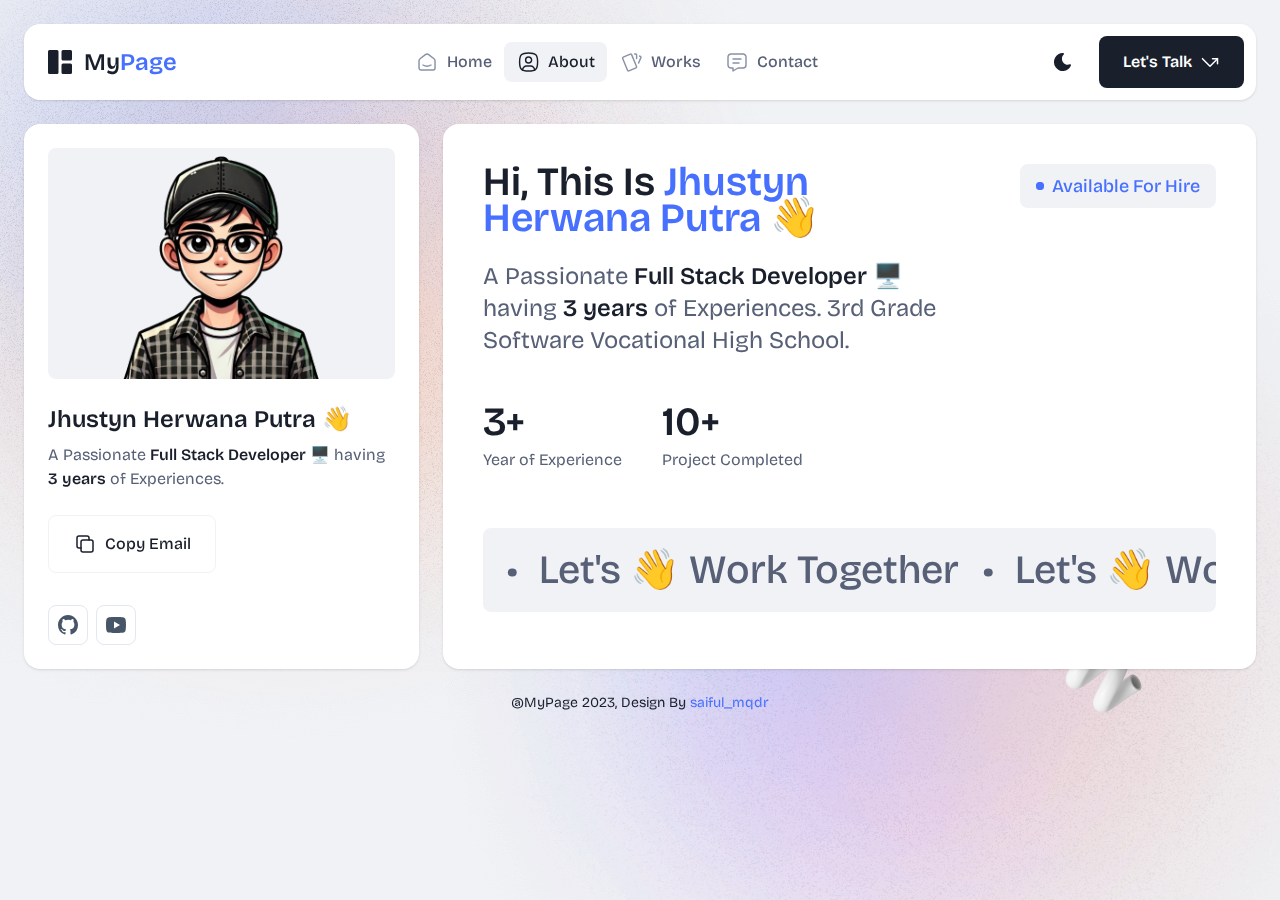
<file: about.html>
<!DOCTYPE html>
<html lang="en" class="h-full">
  <head>
    <!-- Required meta tags -->
    <meta charset="UTF-8" />
    <meta name="viewport" content="width=device-width, initial-scale=1.0" />
    <meta http-equiv="X-UA-Compatible" content="ie=edge" />

    <!-- Title -->
    <title>MyPage - Personal Portofolio</title>

    <!-- Favicon -->
    <link rel="icon" href="assets/img/favicon.svg" type="image/svg+xml" />

    <!-- Fonts -->
    <link rel="preconnect" href="https://fonts.googleapis.com" />
    <link rel="preconnect" href="https://fonts.gstatic.com" crossorigin />
    <link
      href="https://fonts.googleapis.com/css2?family=Bricolage+Grotesque:opsz,wght@12..96,300;12..96,400;12..96,500;12..96,600;12..96,700&display=swap"
      rel="stylesheet"
    />

    <!-- Styles -->
    <link
      rel="stylesheet"
      type="text/css"
      href="./assets/css/swiper-bundle.min.css"
    />
    <link
      rel="stylesheet"
      type="text/css"
      href="./assets/css/venobox.min.css"
    />
    <link rel="stylesheet" type="text/css" href="./assets/css/style.css" />
  </head>

  <body
    class="relative h-screen overflow-y-auto overflow-x-hidden bg-light text-dark dark:bg-dark-2 dark:text-light"
  >
    <div
      class="mx-auto flex max-w-screen-2xl flex-col justify-between gap-4 p-4 lg:gap-6 lg:p-6"
    >
      <!-- Header -->
      <header class="sticky top-0 z-50">
        <div class="">
          <div
            class="flex items-center justify-between rounded-2xl bg-white p-3 shadow dark:bg-black dark:shadow-dark"
          >
            <!-- Logo -->
            <a
              href="index.html"
              class="inline-flex items-center gap-3 px-3 text-2xl font-semibold text-dark dark:text-white"
            >
              <svg
                xmlns="http://www.w3.org/2000/svg"
                fill="none"
                viewBox="0 0 24 24"
                class="h-6 w-6"
              >
                <path
                  fill="currentColor"
                  d="M0 1.5A1.5 1.5 0 0 1 1.5 0H9a1.5 1.5 0 0 1 1.5 1.5v21A1.5 1.5 0 0 1 9 24H1.5A1.5 1.5 0 0 1 0 22.5v-21Zm13.5 0A1.5 1.5 0 0 1 15 0h7.5A1.5 1.5 0 0 1 24 1.5V9a1.5 1.5 0 0 1-1.5 1.5H15A1.5 1.5 0 0 1 13.5 9V1.5Zm0 13.5a1.5 1.5 0 0 1 1.5-1.5h7.5A1.5 1.5 0 0 1 24 15v7.5a1.5 1.5 0 0 1-1.5 1.5H15a1.5 1.5 0 0 1-1.5-1.5V15Z"
                />
              </svg>

              <span>My<span class="text-primary">Page</span> </span>
            </a>

            <!-- Navigation menu -->
            <ul
              class="hidden flex-1 flex-wrap items-center justify-center lg:flex"
            >
              <li class="group/menu-item">
                <a
                  href="index.html"
                  class="group inline-flex items-center gap-2 rounded-lg px-3 py-2 text-center text-base font-medium text-muted transition hover:bg-light hover:text-dark group-[.active]/menu-item:bg-light group-[.active]/menu-item:text-dark dark:hover:bg-dark-2 dark:hover:text-white dark:group-[.active]/menu-item:bg-dark-2 dark:group-[.active]/menu-item:text-white"
                >
                  <svg
                    xmlns="http://www.w3.org/2000/svg"
                    viewBox="0 0 20 20"
                    fill="none"
                    stroke="currentColor"
                    stroke-linecap="round"
                    stroke-linejoin="round"
                    stroke-width="1.2"
                    class="h-6 w-6 text-[#8991A7] transition group-hover:text-dark group-[.active]/menu-item:text-dark dark:group-hover:text-white dark:group-[.active]/menu-item:text-white"
                  >
                    <path
                      d="M15.833 7.258 11.39 3.802a2.222 2.222 0 0 0-2.728 0L4.216 7.258a2.22 2.22 0 0 0-.858 1.754v6a1.667 1.667 0 0 0 1.667 1.667h10a1.667 1.667 0 0 0 1.667-1.666v-6c0-.686-.317-1.334-.859-1.755Z"
                    />
                    <path d="M13.333 12.5c-1.841 1.11-4.826 1.11-6.667 0" />
                  </svg>
                  <span>Home</span>
                </a>
              </li>
              <li class="group/menu-item active">
                <a
                  href="about.html"
                  class="group inline-flex items-center gap-2 rounded-lg px-3 py-2 text-center text-base font-medium text-muted transition hover:bg-light hover:text-dark group-[.active]/menu-item:bg-light group-[.active]/menu-item:text-dark dark:hover:bg-dark-2 dark:hover:text-white dark:group-[.active]/menu-item:bg-dark-2 dark:group-[.active]/menu-item:text-white"
                >
                  <svg
                    xmlns="http://www.w3.org/2000/svg"
                    viewBox="0 0 20 20"
                    fill="none"
                    stroke="currentColor"
                    stroke-linecap="round"
                    stroke-linejoin="round"
                    stroke-width="1.2"
                    class="h-6 w-6 text-[#8991A7] transition group-hover:text-dark group-[.active]/menu-item:text-dark dark:group-hover:text-white dark:group-[.active]/menu-item:text-white"
                  >
                    <path
                      d="M10.5 10.833a2.5 2.5 0 1 0 0-5 2.5 2.5 0 0 0 0 5Z"
                    />
                    <path
                      d="M10.5 2.5c6 0 7.5 1.5 7.5 7.5s-1.5 7.5-7.5 7.5S3 16 3 10s1.5-7.5 7.5-7.5Z"
                    />
                    <path
                      d="M5.5 16.708v-.041a3.333 3.333 0 0 1 3.333-3.334h3.334a3.333 3.333 0 0 1 3.333 3.334v.041"
                    />
                  </svg>
                  <span>About</span>
                </a>
              </li>
              <li class="group/menu-item">
                <a
                  href="portfolio.html"
                  class="group inline-flex items-center gap-2 rounded-lg px-3 py-2 text-center text-base font-medium text-muted transition hover:bg-light hover:text-dark group-[.active]/menu-item:bg-light group-[.active]/menu-item:text-dark dark:hover:bg-dark-2 dark:hover:text-white dark:group-[.active]/menu-item:bg-dark-2 dark:group-[.active]/menu-item:text-white"
                >
                  <svg
                    xmlns="http://www.w3.org/2000/svg"
                    viewBox="0 0 20 20"
                    fill="none"
                    stroke="currentColor"
                    stroke-linecap="round"
                    stroke-linejoin="round"
                    stroke-width="1.2"
                    class="h-6 w-6 text-[#8991A7] transition group-hover:text-dark group-[.active]/menu-item:text-dark dark:group-hover:text-white dark:group-[.active]/menu-item:text-white"
                  >
                    <path
                      d="m3.503 5.998 5.949-2.591a.8.8 0 0 1 1.058.439l4.103 9.918a.834.834 0 0 1-.428 1.087l-5.948 2.59a.8.8 0 0 1-1.059-.438l-4.103-9.92a.833.833 0 0 1 .428-1.085ZM13 3.333h.833a.833.833 0 0 1 .834.834v2.916M17.167 5c.22.093.433.18.64.263a.833.833 0 0 1 .442 1.092l-1.915 4.478"
                    />
                  </svg>
                  <span>Works</span>
                </a>
              </li>
              <li class="group/menu-item">
                <a
                  href="contact.html"
                  class="group inline-flex items-center gap-2 rounded-lg px-3 py-2 text-center text-base font-medium text-muted transition hover:bg-light hover:text-dark group-[.active]/menu-item:bg-light group-[.active]/menu-item:text-dark dark:hover:bg-dark-2 dark:hover:text-white dark:group-[.active]/menu-item:bg-dark-2 dark:group-[.active]/menu-item:text-white"
                >
                  <svg
                    xmlns="http://www.w3.org/2000/svg"
                    viewBox="0 0 20 20"
                    fill="none"
                    stroke="currentColor"
                    stroke-linecap="round"
                    stroke-linejoin="round"
                    stroke-width="1.2"
                    class="h-6 w-6 text-[#8991A7] transition group-hover:text-dark group-[.active]/menu-item:text-dark dark:group-hover:text-white dark:group-[.active]/menu-item:text-white"
                  >
                    <path
                      d="M6.667 7.5h6.666m-6.666 3.333h5M15 3.333a2.5 2.5 0 0 1 2.5 2.5V12.5A2.5 2.5 0 0 1 15 15h-4.167l-4.166 2.5V15H5a2.5 2.5 0 0 1-2.5-2.5V5.833a2.5 2.5 0 0 1 2.5-2.5h10Z"
                    />
                  </svg>
                  <span>Contact</span>
                </a>
              </li>
            </ul>

            <!-- Header buttons -->
            <div class="hidden items-center gap-4 lg:flex">
              <!-- Theme appearance toggler -->
              <div class="">
                <button
                  type="button"
                  class="hs-dark-mode group flex h-10 w-10 items-center justify-center rounded-lg text-center font-medium text-dark transition hover:bg-light hs-dark-mode-active:hidden dark:text-gray-400 dark:hover:text-gray-500"
                  data-hs-theme-click-value="dark"
                >
                  <svg
                    xmlns="http://www.w3.org/2000/svg"
                    fill="currentColor"
                    viewBox="0 0 24 24"
                    class="h-6 w-6"
                  >
                    <path
                      d="M11.8 3a8.656 8.656 0 0 0-4.523 1.28A8.918 8.918 0 0 0 4.04 7.756a9.167 9.167 0 0 0 .44 9.24 8.863 8.863 0 0 0 3.553 3.137 8.633 8.633 0 0 0 4.624.824 8.69 8.69 0 0 0 4.381-1.723 8.973 8.973 0 0 0 2.892-3.78c.3-.738-.419-1.48-1.142-1.179a5.604 5.604 0 0 1-3.892.15 5.74 5.74 0 0 1-3.083-2.431 5.956 5.956 0 0 1-.848-3.886c.17-1.357.8-2.61 1.78-3.541l.069-.072c.485-.567.099-1.488-.668-1.488h-.234l-.06-.005L11.8 3Z"
                    />
                  </svg>
                </button>
                <button
                  type="button"
                  class="hs-dark-mode group hidden h-10 w-10 items-center justify-center rounded-lg text-center font-medium text-dark transition hover:bg-light hs-dark-mode-active:flex dark:text-[#FD7E41] dark:hover:bg-dark dark:hover:text-[#FD7E41]"
                  data-hs-theme-click-value="light"
                >
                  <svg
                    xmlns="http://www.w3.org/2000/svg"
                    fill="currentColor"
                    viewBox="0 0 20 20"
                    class="h-6 w-6"
                  >
                    <path
                      d="M10 15.833a.833.833 0 0 1 .828.736l.005.098v.833a.833.833 0 0 1-1.66.097l-.006-.097v-.833a.833.833 0 0 1 .833-.834Zm5.26-1.741.08.069.582.583a.833.833 0 0 1-1.1 1.248l-.078-.07-.583-.583a.833.833 0 0 1 1.015-1.306l.085.059Zm-9.42.068a.833.833 0 0 1 .068 1.1l-.069.08-.583.582a.833.833 0 0 1-1.248-1.1l.07-.078.583-.583a.833.833 0 0 1 1.178 0ZM3.333 9.167a.833.833 0 0 1 .098 1.66l-.098.006H2.5a.833.833 0 0 1-.098-1.66l.098-.006h.833Zm14.167 0a.833.833 0 0 1 .098 1.66l-.098.006h-.833a.833.833 0 0 1-.098-1.66l.098-.006h.833ZM5.178 4.008l.078.07.583.583a.833.833 0 0 1-1.1 1.247l-.078-.069-.583-.583A.833.833 0 0 1 5.092 3.95l.086.058Zm10.744.069a.833.833 0 0 1 .07 1.1l-.07.079-.583.583a.833.833 0 0 1-1.247-1.1l.069-.078.583-.584a.833.833 0 0 1 1.178 0ZM10 1.667a.833.833 0 0 1 .828.736l.005.097v.833a.833.833 0 0 1-1.66.098l-.006-.098V2.5A.833.833 0 0 1 10 1.667Zm0 4.166a4.167 4.167 0 1 1-4.163 4.348L5.833 10l.004-.18A4.167 4.167 0 0 1 10 5.832Z"
                    />
                  </svg>
                </button>
              </div>

              <a
                href="contact.html"
                class="inline-flex items-center gap-2 rounded-lg bg-dark px-6 py-4 text-center text-base font-semibold leading-tight text-white transition hover:bg-primary dark:bg-dark-2 dark:text-white dark:hover:bg-primary dark:hover:text-white"
              >
                <span>Let's Talk</span>
                <svg
                  xmlns="http://www.w3.org/2000/svg"
                  fill="none"
                  viewBox="0 0 20 20"
                  stroke="currentColor"
                  stroke-linecap="round"
                  stroke-linejoin="round"
                  stroke-width="1.5"
                  class="h-5 w-5"
                >
                  <path d="M17.5 11.667v-5h-5" />
                  <path d="m17.5 6.667-7.5 7.5-7.5-7.5" />
                </svg>
              </a>
            </div>

            <!-- Navigation toggler -->
            <button
              type="button"
              class="text-dark transition dark:text-white/70 lg:hidden"
              data-hs-overlay="#mobile-menu"
              aria-controls="mobile-menu"
              aria-label="Toggle navigation"
            >
              <span class="sr-only">Toggle Navigation</span>
              <svg
                class="h-9 w-9 flex-shrink-0"
                fill="currentColor"
                viewBox="0 0 16 16"
              >
                <path
                  fill-rule="evenodd"
                  d="M2.5 12a.5.5 0 0 1 .5-.5h10a.5.5 0 0 1 0 1H3a.5.5 0 0 1-.5-.5zm0-4a.5.5 0 0 1 .5-.5h10a.5.5 0 0 1 0 1H3a.5.5 0 0 1-.5-.5zm0-4a.5.5 0 0 1 .5-.5h10a.5.5 0 0 1 0 1H3a.5.5 0 0 1-.5-.5z"
                />
              </svg>
            </button>
          </div>
        </div>
      </header>
      <!-- Header end -->

      <!-- Mobile menu -->
      <div
        id="mobile-menu"
        class="hs-overlay fixed bottom-0 start-0 top-0 z-[60] hidden h-full w-64 -translate-x-full transform overflow-y-auto bg-white transition-all duration-300 hs-overlay-open:translate-x-0 dark:bg-black [&::-webkit-scrollbar-thumb]:rounded-full [&::-webkit-scrollbar-thumb]:bg-gray-300 [&::-webkit-scrollbar-track]:bg-gray-100 [&::-webkit-scrollbar]:w-2"
      >
        <div class="flex h-full flex-col justify-between gap-5 p-5">
          <div class="">
            <!-- Logo -->
            <a
              href="index.html"
              class="inline-flex items-center gap-3 px-3 text-2xl font-semibold text-dark dark:text-white"
            >
              <svg
                xmlns="http://www.w3.org/2000/svg"
                fill="none"
                viewBox="0 0 24 24"
                class="h-6 w-6"
              >
                <path
                  fill="currentColor"
                  d="M0 1.5A1.5 1.5 0 0 1 1.5 0H9a1.5 1.5 0 0 1 1.5 1.5v21A1.5 1.5 0 0 1 9 24H1.5A1.5 1.5 0 0 1 0 22.5v-21Zm13.5 0A1.5 1.5 0 0 1 15 0h7.5A1.5 1.5 0 0 1 24 1.5V9a1.5 1.5 0 0 1-1.5 1.5H15A1.5 1.5 0 0 1 13.5 9V1.5Zm0 13.5a1.5 1.5 0 0 1 1.5-1.5h7.5A1.5 1.5 0 0 1 24 15v7.5a1.5 1.5 0 0 1-1.5 1.5H15a1.5 1.5 0 0 1-1.5-1.5V15Z"
                />
              </svg>

              <span>My<span class="text-primary">Page</span> </span>
            </a>
          </div>

          <ul class="mt-4 flex flex-1 flex-col gap-2">
            <li class="group/menu-item">
              <a
                href="index.html"
                class="group inline-flex w-full items-center gap-2 rounded-lg px-3 py-2 text-center text-base font-medium text-muted transition hover:bg-light hover:text-dark group-[.active]/menu-item:bg-light group-[.active]/menu-item:text-dark dark:hover:bg-dark-2 dark:hover:text-white dark:group-[.active]/menu-item:bg-dark-2 dark:group-[.active]/menu-item:text-white"
              >
                <svg
                  xmlns="http://www.w3.org/2000/svg"
                  viewBox="0 0 20 20"
                  fill="none"
                  stroke="currentColor"
                  stroke-linecap="round"
                  stroke-linejoin="round"
                  stroke-width="1.2"
                  class="h-6 w-6 text-[#8991A7] transition group-hover:text-dark group-[.active]/menu-item:text-dark dark:group-hover:text-white dark:group-[.active]/menu-item:text-white"
                >
                  <path
                    d="M15.833 7.258 11.39 3.802a2.222 2.222 0 0 0-2.728 0L4.216 7.258a2.22 2.22 0 0 0-.858 1.754v6a1.667 1.667 0 0 0 1.667 1.667h10a1.667 1.667 0 0 0 1.667-1.666v-6c0-.686-.317-1.334-.859-1.755Z"
                  />
                  <path d="M13.333 12.5c-1.841 1.11-4.826 1.11-6.667 0" />
                </svg>
                <span>Home</span>
              </a>
            </li>
            <li class="group/menu-item active">
              <a
                href="about.html"
                class="group inline-flex w-full items-center gap-2 rounded-lg px-3 py-2 text-center text-base font-medium text-muted transition hover:bg-light hover:text-dark group-[.active]/menu-item:bg-light group-[.active]/menu-item:text-dark dark:hover:bg-dark-2 dark:hover:text-white dark:group-[.active]/menu-item:bg-dark-2 dark:group-[.active]/menu-item:text-white"
              >
                <svg
                  xmlns="http://www.w3.org/2000/svg"
                  viewBox="0 0 20 20"
                  fill="none"
                  stroke="currentColor"
                  stroke-linecap="round"
                  stroke-linejoin="round"
                  stroke-width="1.2"
                  class="h-6 w-6 text-[#8991A7] transition group-hover:text-dark group-[.active]/menu-item:text-dark dark:group-hover:text-white dark:group-[.active]/menu-item:text-white"
                >
                  <path d="M10.5 10.833a2.5 2.5 0 1 0 0-5 2.5 2.5 0 0 0 0 5Z" />
                  <path
                    d="M10.5 2.5c6 0 7.5 1.5 7.5 7.5s-1.5 7.5-7.5 7.5S3 16 3 10s1.5-7.5 7.5-7.5Z"
                  />
                  <path
                    d="M5.5 16.708v-.041a3.333 3.333 0 0 1 3.333-3.334h3.334a3.333 3.333 0 0 1 3.333 3.334v.041"
                  />
                </svg>
                <span>About</span>
              </a>
            </li>
            <li class="group/menu-item">
              <a
                href="portfolio.html"
                class="group inline-flex w-full items-center gap-2 rounded-lg px-3 py-2 text-center text-base font-medium text-muted transition hover:bg-light hover:text-dark group-[.active]/menu-item:bg-light group-[.active]/menu-item:text-dark dark:hover:bg-dark-2 dark:hover:text-white dark:group-[.active]/menu-item:bg-dark-2 dark:group-[.active]/menu-item:text-white"
              >
                <svg
                  xmlns="http://www.w3.org/2000/svg"
                  viewBox="0 0 20 20"
                  fill="none"
                  stroke="currentColor"
                  stroke-linecap="round"
                  stroke-linejoin="round"
                  stroke-width="1.2"
                  class="h-6 w-6 text-[#8991A7] transition group-hover:text-dark group-[.active]/menu-item:text-dark dark:group-hover:text-white dark:group-[.active]/menu-item:text-white"
                >
                  <path
                    d="m3.503 5.998 5.949-2.591a.8.8 0 0 1 1.058.439l4.103 9.918a.834.834 0 0 1-.428 1.087l-5.948 2.59a.8.8 0 0 1-1.059-.438l-4.103-9.92a.833.833 0 0 1 .428-1.085ZM13 3.333h.833a.833.833 0 0 1 .834.834v2.916M17.167 5c.22.093.433.18.64.263a.833.833 0 0 1 .442 1.092l-1.915 4.478"
                  />
                </svg>
                <span>Works</span>
              </a>
            </li>
            <li class="group/menu-item">
              <a
                href="contact.html"
                class="group inline-flex w-full items-center gap-2 rounded-lg px-3 py-2 text-center text-base font-medium text-muted transition hover:bg-light hover:text-dark group-[.active]/menu-item:bg-light group-[.active]/menu-item:text-dark dark:hover:bg-dark-2 dark:hover:text-white dark:group-[.active]/menu-item:bg-dark-2 dark:group-[.active]/menu-item:text-white"
              >
                <svg
                  xmlns="http://www.w3.org/2000/svg"
                  viewBox="0 0 20 20"
                  fill="none"
                  stroke="currentColor"
                  stroke-linecap="round"
                  stroke-linejoin="round"
                  stroke-width="1.2"
                  class="h-6 w-6 text-[#8991A7] transition group-hover:text-dark group-[.active]/menu-item:text-dark dark:group-hover:text-white dark:group-[.active]/menu-item:text-white"
                >
                  <path
                    d="M6.667 7.5h6.666m-6.666 3.333h5M15 3.333a2.5 2.5 0 0 1 2.5 2.5V12.5A2.5 2.5 0 0 1 15 15h-4.167l-4.166 2.5V15H5a2.5 2.5 0 0 1-2.5-2.5V5.833a2.5 2.5 0 0 1 2.5-2.5h10Z"
                  />
                </svg>
                <span>Contact</span>
              </a>
            </li>
          </ul>

          <div class="flex flex-col gap-3">
            <button
              data-hs-theme-click-value="dark"
              class="hs-dark-mode flex w-full items-center justify-start gap-2 rounded-lg px-4 py-2 text-center text-sm text-muted transition hover:bg-light hs-dark-mode-active:hidden dark:hover:bg-dark dark:hover:text-white"
            >
              <svg
                xmlns="http://www.w3.org/2000/svg"
                fill="currentColor"
                viewBox="0 0 24 24"
                class="h-6 w-6"
              >
                <path
                  d="M11.8 3a8.656 8.656 0 0 0-4.523 1.28A8.918 8.918 0 0 0 4.04 7.756a9.167 9.167 0 0 0 .44 9.24 8.863 8.863 0 0 0 3.553 3.137 8.633 8.633 0 0 0 4.624.824 8.69 8.69 0 0 0 4.381-1.723 8.973 8.973 0 0 0 2.892-3.78c.3-.738-.419-1.48-1.142-1.179a5.604 5.604 0 0 1-3.892.15 5.74 5.74 0 0 1-3.083-2.431 5.956 5.956 0 0 1-.848-3.886c.17-1.357.8-2.61 1.78-3.541l.069-.072c.485-.567.099-1.488-.668-1.488h-.234l-.06-.005L11.8 3Z"
                />
              </svg>

              <span>Change appearance</span>
            </button>

            <button
              data-hs-theme-click-value="light"
              class="hs-dark-mode hidden w-full items-center justify-start gap-2 rounded-lg px-4 py-2 text-center text-sm text-muted transition hover:bg-light hs-dark-mode-active:flex dark:hover:bg-dark dark:hover:text-white"
            >
              <svg
                xmlns="http://www.w3.org/2000/svg"
                fill="currentColor"
                viewBox="0 0 24 24"
                class="h-6 w-6"
              >
                <path
                  d="M10 15.833a.833.833 0 0 1 .828.736l.005.098v.833a.833.833 0 0 1-1.66.097l-.006-.097v-.833a.833.833 0 0 1 .833-.834Zm5.26-1.741.08.069.582.583a.833.833 0 0 1-1.1 1.248l-.078-.07-.583-.583a.833.833 0 0 1 1.015-1.306l.085.059Zm-9.42.068a.833.833 0 0 1 .068 1.1l-.069.08-.583.582a.833.833 0 0 1-1.248-1.1l.07-.078.583-.583a.833.833 0 0 1 1.178 0ZM3.333 9.167a.833.833 0 0 1 .098 1.66l-.098.006H2.5a.833.833 0 0 1-.098-1.66l.098-.006h.833Zm14.167 0a.833.833 0 0 1 .098 1.66l-.098.006h-.833a.833.833 0 0 1-.098-1.66l.098-.006h.833ZM5.178 4.008l.078.07.583.583a.833.833 0 0 1-1.1 1.247l-.078-.069-.583-.583A.833.833 0 0 1 5.092 3.95l.086.058Zm10.744.069a.833.833 0 0 1 .07 1.1l-.07.079-.583.583a.833.833 0 0 1-1.247-1.1l.069-.078.583-.584a.833.833 0 0 1 1.178 0ZM10 1.667a.833.833 0 0 1 .828.736l.005.097v.833a.833.833 0 0 1-1.66.098l-.006-.098V2.5A.833.833 0 0 1 10 1.667Zm0 4.166a4.167 4.167 0 1 1-4.163 4.348L5.833 10l.004-.18A4.167 4.167 0 0 1 10 5.832Z"
                />
              </svg>

              <span>Change appearance</span>
            </button>

            <a
              href="contact.html"
              class="inline-flex w-full items-center justify-center gap-2 rounded-lg bg-dark px-6 py-4 text-center text-base font-semibold leading-tight text-white transition hover:bg-primary dark:bg-dark-2 dark:text-white dark:hover:bg-primary dark:hover:text-white"
            >
              <span>Let's Talk</span>
              <svg
                xmlns="http://www.w3.org/2000/svg"
                fill="none"
                viewBox="0 0 20 20"
                stroke="currentColor"
                stroke-linecap="round"
                stroke-linejoin="round"
                stroke-width="1.5"
                class="h-5 w-5"
              >
                <path d="M17.5 11.667v-5h-5" />
                <path d="m17.5 6.667-7.5 7.5-7.5-7.5" />
              </svg>
            </a>
          </div>
        </div>
      </div>

      <main class="grid grid-cols-1 gap-4 lg:grid-cols-3 lg:gap-6">
        <!-- Intro -->
        <div class="">
          <div
            class="rounded-2xl bg-white p-6 shadow dark:bg-black dark:shadow-dark lg:sticky lg:top-24"
          >
            <div
              class="aspect-6/4 overflow-hidden rounded-lg bg-light pt-4 text-center dark:bg-dark-2"
            >
              <img
                src="assets/img/profile.png"
                alt=""
                class="inline-block h-full w-full scale-110 object-contain object-bottom"
              />
            </div>

            <div class="mt-6">
          <h3 class="text-2xl font-semibold dark:text-light">
            Jhustyn Herwana Putra 👋
          </h3>
          <p class="mt-2 text-muted dark:text-light/70">
            A Passionate
            <span class="font-semibold text-dark dark:text-white">
              Full Stack Developer
            </span>
            🖥️
            having
            <span class="font-semibold text-dark dark:text-white">
              3 years
            </span>
            of Experiences.
          </p>

          <!-- CTA buttons -->
          <div class="mt-6 flex flex-wrap gap-2">
            <button type="button" data-clipboard-text="jhustynherwanap@gmail.com" data-clipboard-action="copy"
              data-clipboard-success-text="Copied to clipboard"
              class="js-clipboard hs-tooltip inline-flex items-center gap-x-2 rounded-lg border border-light bg-transparent px-6 py-4 font-medium text-dark transition [--trigger:focus] hover:bg-light focus:outline-none focus:ring disabled:pointer-events-none disabled:opacity-50 dark:border-dark dark:text-light/70 dark:hover:bg-dark dark:hover:text-white">
              <svg xmlns="http://www.w3.org/2000/svg" viewBox="0 0 24 24" fill="none" stroke="currentColor"
                stroke-linecap="round" stroke-linejoin="round" stroke-width="1.5" class="h-6 w-6">
                <path d="M8 10a2 2 0 0 1 2-2h8a2 2 0 0 1 2 2v8a2 2 0 0 1-2 2h-8a2 2 0 0 1-2-2v-8Z" />
                <path d="M16 8V6a2 2 0 0 0-2-2H6a2 2 0 0 0-2 2v8a2 2 0 0 0 2 2h2" />
              </svg>
              <span>Copy Email</span>

              <span
                class="hs-tooltip-content invisible z-10 hidden rounded-lg bg-gray-900 px-2 py-1 text-xs font-medium text-white opacity-0 shadow-sm transition-opacity hs-tooltip-shown:visible hs-tooltip-shown:opacity-100 dark:bg-slate-700"
                role="tooltip">
                Copied to clipboard
              </span>
            </button>
          </div>

          <!-- Social -->
          <div class="mt-8 flex flex-wrap items-center gap-2">
            <a href="https://github.com/jhustinn"
              class="flex h-10 w-10 items-center justify-center rounded-lg border border-slate-200 bg-transparent text-center text-slate-600 transition hover:text-primary focus:outline-none focus:ring disabled:pointer-events-none disabled:opacity-50 dark:border-transparent dark:bg-dark-2 dark:text-slate-500 dark:hover:text-primary">
              <svg xmlns="http://www.w3.org/2000/svg" viewBox="0 0 24 24" fill="currentColor" class="h-6 w-6">
                <path
                  d="M12 2C6.475 2 2 6.475 2 12a9.994 9.994 0 0 0 6.838 9.488c.5.087.687-.213.687-.476 0-.237-.013-1.024-.013-1.862-2.512.463-3.162-.612-3.362-1.175-.113-.288-.6-1.175-1.025-1.413-.35-.187-.85-.65-.013-.662.788-.013 1.35.725 1.538 1.025.9 1.512 2.338 1.087 2.912.825.088-.65.35-1.087.638-1.337-2.225-.25-4.55-1.113-4.55-4.938 0-1.088.387-1.987 1.025-2.688-.1-.25-.45-1.275.1-2.65 0 0 .837-.262 2.75 1.026a9.28 9.28 0 0 1 2.5-.338c.85 0 1.7.112 2.5.337 1.912-1.3 2.75-1.024 2.75-1.024.55 1.375.2 2.4.1 2.65.637.7 1.025 1.587 1.025 2.687 0 3.838-2.337 4.688-4.562 4.938.362.312.675.912.675 1.85 0 1.337-.013 2.412-.013 2.75 0 .262.188.574.688.474A10.016 10.016 0 0 0 22 12c0-5.525-4.475-10-10-10Z" />
              </svg>
            </a>
            <a href="https://youtube.com/@jhustynnnnn"
              class="flex h-10 w-10 items-center justify-center rounded-lg border border-slate-200 bg-transparent text-center text-slate-600 transition hover:text-primary focus:outline-none focus:ring disabled:pointer-events-none disabled:opacity-50 dark:border-transparent dark:bg-dark-2 dark:text-slate-500 dark:hover:text-primary">
              <svg xmlns="http://www.w3.org/2000/svg" viewBox="0 0 24 24" fill="currentColor" class="h-6 w-6">
                <path
                  d="M21.543 6.498C22 8.28 22 12 22 12s0 3.72-.457 5.502c-.254.985-.997 1.76-1.938 2.022C17.896 20 12 20 12 20s-5.893 0-7.605-.476c-.945-.266-1.687-1.04-1.938-2.022C2 15.72 2 12 2 12s0-3.72.457-5.502c.254-.985.997-1.76 1.938-2.022C6.107 4 12 4 12 4s5.896 0 7.605.476c.945.266 1.687 1.04 1.938 2.022ZM10 15.5l6-3.5-6-3.5v7Z" />
              </svg>
            </a>
          </div>
        </div>
          </div>
        </div>

        <!-- about -->
        <div
          class="rounded-2xl bg-white p-6 shadow dark:bg-black dark:shadow-dark lg:col-span-2 lg:p-10"
        >
          <div
            class="flex flex-col-reverse items-start gap-6 lg:flex-row lg:gap-10"
          >
            <div class="">
              <h2
                class="text-3xl font-semibold text-dark dark:text-light lg:text-[40px]"
              >
                Hi, This Is <span class="text-primary">Jhustyn Herwana Putra</span> 👋
              </h2>
              <p
                class="mt-4 text-lg text-muted dark:text-light/70 lg:mt-6 lg:text-2xl"
              >
                A Passionate
                <span class="font-semibold text-dark dark:text-white">
                  Full Stack Developer
                </span>
                🖥️
                having
                <span class="font-semibold text-dark dark:text-white">
                  3 years
                </span>
                of Experiences. 3rd Grade Software Vocational High School.
              </p>
            </div>
            <div
              class="flex items-center justify-center gap-2 whitespace-nowrap rounded-lg bg-light px-4 py-2 text-center text-base font-medium leading-none text-primary dark:bg-dark-2 lg:text-lg"
            >
              <span class="relative flex h-2 w-2 shrink-0">
                <span
                  class="absolute inline-flex h-full w-full animate-ping rounded-full bg-primary opacity-75 dark:bg-light"
                ></span>
                <span
                  class="relative inline-flex h-2 w-2 rounded-full bg-primary"
                ></span>
              </span>
              <span>Available For Hire</span>
            </div>
          </div>

          <div
            class="mt-8 flex flex-wrap justify-between gap-6 lg:mt-12 lg:gap-10"
          >
            <div class="flex flex-wrap items-start gap-6 lg:gap-10">
              <div class="">
                <h2
                  class="text-3xl font-semibold text-dark dark:text-light lg:text-[40px]"
                >
                  <span>3</span>+
                </h2>
                <p class="mt-2 text-muted">Year of Experience</p>
              </div>
              <div class="">
                <h2
                  class="text-3xl font-semibold text-dark dark:text-light lg:text-[40px]"
                >
                  <span>10</span>+
                </h2>
                <p class="mt-2 text-muted">Project Completed</p>
              </div>
            </div>

            <!-- <div
              class="relative -mt-6 hidden h-[100px] w-[100px] p-4 lg:block xl:-mt-10"
            >
              <img
                src="assets/img/circle-text.svg"
                alt=""
                class="absolute inset-0 h-full w-full animate-spin-slow dark:hidden"
              />
              <img
                src="assets/img/circle-text-light.svg"
                alt=""
                class="absolute inset-0 hidden h-full w-full animate-spin-slow dark:block"
              />
              <div
                class="grid h-full w-full place-content-center rounded-full bg-primary text-light"
              >
                <svg
                  xmlns="http://www.w3.org/2000/svg"
                  viewBox="0 0 40 40"
                  fill="none"
                  stroke="currentColor"
                  stroke-linecap="round"
                  stroke-linejoin="round"
                  stroke-width="2"
                  class="h-10 w-10"
                >
                  <path d="M20 5v30m-5-5 5 5 5-5" />
                </svg>
              </div>
            </div> -->
          </div>

          <!-- Brands -->
          <!-- <div class="mt-10 lg:mt-14">
            <h3
              class="text-2xl font-medium text-dark dark:text-light lg:text-3xl"
            >
              Working With 50+ Brands ✨ Worldwide
            </h3>
            <div
              class="mt-8 grid grid-cols-[repeat(auto-fit,_minmax(60px,1fr))] gap-2 lg:grid-cols-[repeat(auto-fit,_minmax(80px,1fr))] lg:gap-4"
            >
              <div
                class="grid h-16 place-content-center rounded-lg bg-light p-3 dark:bg-dark-2 lg:h-20 lg:rounded-2xl lg:p-4"
              >
                <img
                  src="assets/img/notion.svg"
                  alt=""
                  class="h-8 w-8 lg:h-10 lg:w-10"
                />
              </div>
              <div
                class="grid h-16 place-content-center rounded-lg bg-light p-3 dark:bg-dark-2 lg:h-20 lg:rounded-2xl lg:p-4"
              >
                <img
                  src="assets/img/webflow.svg"
                  alt=""
                  class="h-8 w-8 lg:h-10 lg:w-10"
                />
              </div>
              <div
                class="grid h-16 place-content-center rounded-lg bg-light p-3 dark:bg-dark-2 lg:h-20 lg:rounded-2xl lg:p-4"
              >
                <img
                  src="assets/img/mico.svg"
                  alt=""
                  class="h-8 w-8 lg:h-10 lg:w-10"
                />
              </div>
              <div
                class="grid h-16 place-content-center rounded-lg bg-light p-3 dark:bg-dark-2 lg:h-20 lg:rounded-2xl lg:p-4"
              >
                <img
                  src="assets/img/framer.svg"
                  alt=""
                  class="h-8 w-8 lg:h-10 lg:w-10"
                />
              </div>
              <div
                class="grid h-16 place-content-center rounded-lg bg-light p-3 dark:bg-dark-2 lg:h-20 lg:rounded-2xl lg:p-4"
              >
                <img
                  src="assets/img/zeplin.svg"
                  alt=""
                  class="h-8 w-8 lg:h-10 lg:w-10"
                />
              </div>
              <div
                class="grid h-16 place-content-center rounded-lg bg-light p-3 dark:bg-dark-2 lg:h-20 lg:rounded-2xl lg:p-4"
              >
                <img
                  src="assets/img/figma.svg"
                  alt=""
                  class="h-8 w-8 lg:h-10 lg:w-10"
                />
              </div>
              <div
                class="grid h-16 place-content-center rounded-lg bg-light p-3 dark:bg-dark-2 lg:h-20 lg:rounded-2xl lg:p-4"
              >
                <img
                  src="assets/img/notion.svg"
                  alt=""
                  class="h-8 w-8 lg:h-10 lg:w-10"
                />
              </div>
              <div
                class="grid h-16 place-content-center rounded-lg bg-light p-3 dark:bg-dark-2 lg:h-20 lg:rounded-2xl lg:p-4"
              >
                <img
                  src="assets/img/webflow.svg"
                  alt=""
                  class="h-8 w-8 lg:h-10 lg:w-10"
                />
              </div>
              <div
                class="grid h-16 place-content-center rounded-lg bg-light p-3 dark:bg-dark-2 lg:h-20 lg:rounded-2xl lg:p-4"
              >
                <img
                  src="assets/img/mico.svg"
                  alt=""
                  class="h-8 w-8 lg:h-10 lg:w-10"
                />
              </div>
              <div
                class="grid h-16 place-content-center rounded-lg bg-light p-3 dark:bg-dark-2 lg:h-20 lg:rounded-2xl lg:p-4"
              >
                <img
                  src="assets/img/framer.svg"
                  alt=""
                  class="h-8 w-8 lg:h-10 lg:w-10"
                />
              </div>
              <div
                class="grid h-16 place-content-center rounded-lg bg-light p-3 dark:bg-dark-2 lg:h-20 lg:rounded-2xl lg:p-4"
              >
                <img
                  src="assets/img/zeplin.svg"
                  alt=""
                  class="h-8 w-8 lg:h-10 lg:w-10"
                />
              </div>
              <div
                class="grid h-16 place-content-center rounded-lg bg-light p-3 dark:bg-dark-2 lg:h-20 lg:rounded-2xl lg:p-4"
              >
                <img
                  src="assets/img/figma.svg"
                  alt=""
                  class="h-8 w-8 lg:h-10 lg:w-10"
                />
              </div>
              <div
                class="grid h-16 place-content-center rounded-lg bg-light p-3 dark:bg-dark-2 lg:h-20 lg:rounded-2xl lg:p-4"
              >
                <img
                  src="assets/img/notion.svg"
                  alt=""
                  class="h-8 w-8 lg:h-10 lg:w-10"
                />
              </div>
              <div
                class="grid h-16 place-content-center rounded-lg bg-light p-3 dark:bg-dark-2 lg:h-20 lg:rounded-2xl lg:p-4"
              >
                <img
                  src="assets/img/webflow.svg"
                  alt=""
                  class="h-8 w-8 lg:h-10 lg:w-10"
                />
              </div>
              <div
                class="grid h-16 place-content-center rounded-lg bg-light p-3 dark:bg-dark-2 lg:h-20 lg:rounded-2xl lg:p-4"
              >
                <img
                  src="assets/img/mico.svg"
                  alt=""
                  class="h-8 w-8 lg:h-10 lg:w-10"
                />
              </div>
              <div
                class="grid h-16 place-content-center rounded-lg bg-light p-3 dark:bg-dark-2 lg:h-20 lg:rounded-2xl lg:p-4"
              >
                <img
                  src="assets/img/framer.svg"
                  alt=""
                  class="h-8 w-8 lg:h-10 lg:w-10"
                />
              </div>
            </div>
          </div> -->

          

          <!-- Awards -->
          <!-- <div class="mt-10 lg:mt-14">
            <h3
              class="text-2xl font-medium text-dark dark:text-light lg:text-3xl"
            >
              Awards and Recognitions
            </h3>

            <div class="mt-8 space-y-4">
              <div
                class="group relative grid grid-cols-1 items-center gap-4 rounded-lg border border-transparent bg-light p-6 transition hover:border-light hover:bg-white dark:bg-dark-2 dark:hover:border-primary dark:hover:bg-black md:grid-cols-4 xl:gap-10"
              >
                <div
                  class="flex flex-col gap-4 md:col-span-2 md:flex-row md:items-center md:gap-6"
                >
                  <div
                    class="grid h-10 w-10 shrink-0 place-content-center rounded-lg bg-white transition group-hover:bg-light dark:bg-black dark:group-hover:bg-dark-2"
                  >
                    <img
                      src="assets/img/adobe.svg"
                      alt=""
                      class="h-6 w-6 shrink-0"
                    />
                  </div>
                  <div class="">
                    <h5
                      class="font-medium leading-tight text-dark dark:text-light xl:text-lg xl:leading-tight"
                    >
                      Adobe Design Contest
                    </h5>
                    <p class="text-muted">2022 - 2023</p>
                  </div>
                </div>

                <div class="flex items-center gap-1.5">
                  <svg
                    xmlns="http://www.w3.org/2000/svg"
                    viewBox="0 0 24 25"
                    fill="none"
                    stroke="currentColor"
                    stroke-linecap="round"
                    stroke-linejoin="round"
                    stroke-width="1.5"
                    class="h-5 w-5 shrink-0"
                  >
                    <path d="M6 9.5a6 6 0 1 0 12 0 6 6 0 0 0-12 0Z" />
                    <path
                      d="m12 15.5 3.4 5.89 1.598-3.233 3.598.232-3.4-5.889m-10.394 0-3.4 5.89L7 18.157l1.598 3.232 3.4-5.889"
                    />
                  </svg>
                  <h5
                    class="font-medium leading-tight text-dark dark:text-light"
                  >
                    Runner Up
                  </h5>
                </div>

                <div class="text-right">
                  <a
                    href="#"
                    class="inline-flex items-center justify-center gap-2 rounded bg-white px-3 py-2 text-center text-sm leading-none text-dark transition after:absolute after:inset-0 after:h-full after:w-full after:content-[''] hover:bg-light hover:text-primary dark:bg-black dark:text-light/70 dark:hover:bg-dark-2 dark:hover:text-primary"
                  >
                    <span>View Project</span>
                    <svg
                      xmlns="http://www.w3.org/2000/svg"
                      viewBox="0 0 14 15"
                      fill="none"
                      stroke="currentColor"
                      stroke-linecap="round"
                      stroke-linejoin="round"
                      class="h-3.5 w-3.5 shrink-0"
                    >
                      <path d="m9.917 4.583-5.834 5.834m.584-5.834h5.25v5.25" />
                    </svg>
                  </a>
                </div>
              </div>
              <div
                class="group relative grid grid-cols-1 items-center gap-4 rounded-lg border border-transparent bg-light p-6 transition hover:border-light hover:bg-white dark:bg-dark-2 dark:hover:border-primary dark:hover:bg-black md:grid-cols-4 xl:gap-10"
              >
                <div
                  class="flex flex-col gap-4 md:col-span-2 md:flex-row md:items-center md:gap-6"
                >
                  <div
                    class="grid h-10 w-10 shrink-0 place-content-center rounded-lg bg-white transition group-hover:bg-light dark:bg-black dark:group-hover:bg-dark-2"
                  >
                    <img
                      src="assets/img/dribbble.svg"
                      alt=""
                      class="h-6 w-6 shrink-0"
                    />
                  </div>
                  <div class="">
                    <h5
                      class="font-medium leading-tight text-dark dark:text-light xl:text-lg xl:leading-tight"
                    >
                      Dribbble Design Contest
                    </h5>
                    <p class="text-muted">2022 - 2023</p>
                  </div>
                </div>

                <div class="flex items-center gap-1.5">
                  <svg
                    xmlns="http://www.w3.org/2000/svg"
                    viewBox="0 0 24 25"
                    fill="none"
                    stroke="currentColor"
                    stroke-linecap="round"
                    stroke-linejoin="round"
                    stroke-width="1.5"
                    class="h-5 w-5 shrink-0"
                  >
                    <path d="M6 9.5a6 6 0 1 0 12 0 6 6 0 0 0-12 0Z" />
                    <path
                      d="m12 15.5 3.4 5.89 1.598-3.233 3.598.232-3.4-5.889m-10.394 0-3.4 5.89L7 18.157l1.598 3.232 3.4-5.889"
                    />
                  </svg>
                  <h5
                    class="font-medium leading-tight text-dark dark:text-light"
                  >
                    Gold Winner
                  </h5>
                </div>

                <div class="text-right">
                  <a
                    href="#"
                    class="inline-flex items-center justify-center gap-2 rounded bg-white px-3 py-2 text-center text-sm leading-none text-dark transition after:absolute after:inset-0 after:h-full after:w-full after:content-[''] hover:bg-light hover:text-primary dark:bg-black dark:text-light/70 dark:hover:bg-dark-2 dark:hover:text-primary"
                  >
                    <span>View Project</span>
                    <svg
                      xmlns="http://www.w3.org/2000/svg"
                      viewBox="0 0 14 15"
                      fill="none"
                      stroke="currentColor"
                      stroke-linecap="round"
                      stroke-linejoin="round"
                      class="h-3.5 w-3.5 shrink-0"
                    >
                      <path d="m9.917 4.583-5.834 5.834m.584-5.834h5.25v5.25" />
                    </svg>
                  </a>
                </div>
              </div>
              <div
                class="group relative grid grid-cols-1 items-center gap-4 rounded-lg border border-transparent bg-light p-6 transition hover:border-light hover:bg-white dark:bg-dark-2 dark:hover:border-primary dark:hover:bg-black md:grid-cols-4 xl:gap-10"
              >
                <div
                  class="flex flex-col gap-4 md:col-span-2 md:flex-row md:items-center md:gap-6"
                >
                  <div
                    class="grid h-10 w-10 shrink-0 place-content-center rounded-lg bg-white transition group-hover:bg-light dark:bg-black dark:group-hover:bg-dark-2"
                  >
                    <img
                      src="assets/img/awwwards.png"
                      alt=""
                      class="h-6 w-6 shrink-0"
                    />
                  </div>
                  <div class="">
                    <h5
                      class="font-medium leading-tight text-dark dark:text-light xl:text-lg xl:leading-tight"
                    >
                      Awwwards Nominee
                    </h5>
                    <p class="text-muted">2022 - 2023</p>
                  </div>
                </div>

                <div class="flex items-center gap-1.5">
                  <svg
                    xmlns="http://www.w3.org/2000/svg"
                    viewBox="0 0 24 25"
                    fill="none"
                    stroke="currentColor"
                    stroke-linecap="round"
                    stroke-linejoin="round"
                    stroke-width="1.5"
                    class="h-5 w-5 shrink-0"
                  >
                    <path d="M6 9.5a6 6 0 1 0 12 0 6 6 0 0 0-12 0Z" />
                    <path
                      d="m12 15.5 3.4 5.89 1.598-3.233 3.598.232-3.4-5.889m-10.394 0-3.4 5.89L7 18.157l1.598 3.232 3.4-5.889"
                    />
                  </svg>
                  <h5
                    class="font-medium leading-tight text-dark dark:text-light"
                  >
                    Runner Up
                  </h5>
                </div>

                <div class="text-right">
                  <a
                    href="#"
                    class="inline-flex items-center justify-center gap-2 rounded bg-white px-3 py-2 text-center text-sm leading-none text-dark transition after:absolute after:inset-0 after:h-full after:w-full after:content-[''] hover:bg-light hover:text-primary dark:bg-black dark:text-light/70 dark:hover:bg-dark-2 dark:hover:text-primary"
                  >
                    <span>View Project</span>
                    <svg
                      xmlns="http://www.w3.org/2000/svg"
                      viewBox="0 0 14 15"
                      fill="none"
                      stroke="currentColor"
                      stroke-linecap="round"
                      stroke-linejoin="round"
                      class="h-3.5 w-3.5 shrink-0"
                    >
                      <path d="m9.917 4.583-5.834 5.834m.584-5.834h5.25v5.25" />
                    </svg>
                  </a>
                </div>
              </div>
              <div
                class="group relative grid grid-cols-1 items-center gap-4 rounded-lg border border-transparent bg-light p-6 transition hover:border-light hover:bg-white dark:bg-dark-2 dark:hover:border-primary dark:hover:bg-black md:grid-cols-4 xl:gap-10"
              >
                <div
                  class="flex flex-col gap-4 md:col-span-2 md:flex-row md:items-center md:gap-6"
                >
                  <div
                    class="grid h-10 w-10 shrink-0 place-content-center rounded-lg bg-white transition group-hover:bg-light dark:bg-black dark:group-hover:bg-dark-2"
                  >
                    <img
                      src="assets/img/behance.svg"
                      alt=""
                      class="h-6 w-6 shrink-0"
                    />
                  </div>
                  <div class="">
                    <h5
                      class="font-medium leading-tight text-dark dark:text-light xl:text-lg xl:leading-tight"
                    >
                      Behance Design Contest
                    </h5>
                    <p class="text-muted">2022 - 2023</p>
                  </div>
                </div>

                <div class="flex items-center gap-1.5">
                  <svg
                    xmlns="http://www.w3.org/2000/svg"
                    viewBox="0 0 24 25"
                    fill="none"
                    stroke="currentColor"
                    stroke-linecap="round"
                    stroke-linejoin="round"
                    stroke-width="1.5"
                    class="h-5 w-5 shrink-0"
                  >
                    <path d="M6 9.5a6 6 0 1 0 12 0 6 6 0 0 0-12 0Z" />
                    <path
                      d="m12 15.5 3.4 5.89 1.598-3.233 3.598.232-3.4-5.889m-10.394 0-3.4 5.89L7 18.157l1.598 3.232 3.4-5.889"
                    />
                  </svg>
                  <h5
                    class="font-medium leading-tight text-dark dark:text-light"
                  >
                    Gold Winner
                  </h5>
                </div>

                <div class="text-right">
                  <a
                    href="#"
                    class="inline-flex items-center justify-center gap-2 rounded bg-white px-3 py-2 text-center text-sm leading-none text-dark transition after:absolute after:inset-0 after:h-full after:w-full after:content-[''] hover:bg-light hover:text-primary dark:bg-black dark:text-light/70 dark:hover:bg-dark-2 dark:hover:text-primary"
                  >
                    <span>View Project</span>
                    <svg
                      xmlns="http://www.w3.org/2000/svg"
                      viewBox="0 0 14 15"
                      fill="none"
                      stroke="currentColor"
                      stroke-linecap="round"
                      stroke-linejoin="round"
                      class="h-3.5 w-3.5 shrink-0"
                    >
                      <path d="m9.917 4.583-5.834 5.834m.584-5.834h5.25v5.25" />
                    </svg>
                  </a>
                </div>
              </div>
            </div>
          </div> -->


          <!-- Contact -->
          <div class="mt-10 lg:mt-14">
            <div
              class="group flex gap-6 overflow-hidden rounded-lg bg-light p-6 dark:bg-dark-2"
            >
              <div
                class="relative flex min-w-full shrink-0 animate-infinite-scroll gap-6 group-hover:[animation-play-state:paused]"
              >
                <a
                  href="contact.html"
                  class="relative inline-block whitespace-nowrap text-3xl font-medium text-muted transition before:mr-3 before:content-['\2022'] hover:text-dark dark:text-muted dark:hover:text-white md:text-[40px]"
                >
                  Let's 👋 Work Together
                </a>
                <a
                  href="contact.html"
                  class="relative inline-block whitespace-nowrap text-3xl font-medium text-muted transition before:mr-3 before:content-['\2022'] hover:text-dark dark:text-muted dark:hover:text-white md:text-[40px]"
                >
                  Let's 👋 Work Together
                </a>
              </div>
              <div
                class="relative flex min-w-full shrink-0 animate-infinite-scroll gap-6 group-hover:[animation-play-state:paused]"
              >
                <a
                  href="contact.html"
                  class="relative inline-block whitespace-nowrap text-3xl font-medium text-muted transition before:mr-3 before:content-['\2022'] hover:text-dark dark:text-muted dark:hover:text-white md:text-[40px]"
                >
                  Let's 👋 Work Together
                </a>
                <a
                  href="contact.html"
                  class="relative inline-block whitespace-nowrap text-3xl font-medium text-muted transition before:mr-3 before:content-['\2022'] hover:text-dark dark:text-muted dark:hover:text-white md:text-[40px]"
                >
                  Let's 👋 Work Together
                </a>
              </div>
            </div>
          </div>
        </div>
      </main>

      <!-- Footer -->
      <footer class="text-center">
        <p class="text-sm dark:text-light/70">
          @MyPage 2023, Design By
          <a
            href="https://github.com/ifulxploit"
            class="inline-block border-b border-b-transparent text-primary transition hover:border-b-primary hover:text-blue-600"
          >
            saiful_mqdr
          </a>
        </p>
      </footer>
    </div>

    <div class="shapes">
      <div
        class="fixed -left-1/2 -top-1/2 -z-10 animate-spin-very-slow xl:-left-[20%] xl:-top-1/3"
      >
        <img src="assets/img/gradient-1.png" alt="" class="" />
      </div>

      <div
        class="fixed -right-[50%] top-[10%] -z-10 animate-spin-very-slow xl:-right-[15%] xl:top-[10%]"
      >
        <img src="assets/img/gradient-2.png" alt="" class="" />
      </div>

      <div class="move-with-cursor fixed left-[10%] top-[20%] -z-10">
        <img src="assets/img/object-3d-1.png" alt="" class="" />
      </div>

      <div class="move-with-cursor fixed bottom-[20%] right-[10%] -z-10">
        <img src="assets/img/object-3d-2.png" alt="" class="" />
      </div>
    </div>

    <script src="./assets/js/preline.js"></script>
    <script src="./assets/js/swiper-bundle.min.js"></script>
    <script src="./assets/js/venobox.min.js"></script>
    <script src="./assets/js/clipboard.min.js"></script>
    <script src="./assets/js/main.js"></script>
  </body>
</html>
</file>
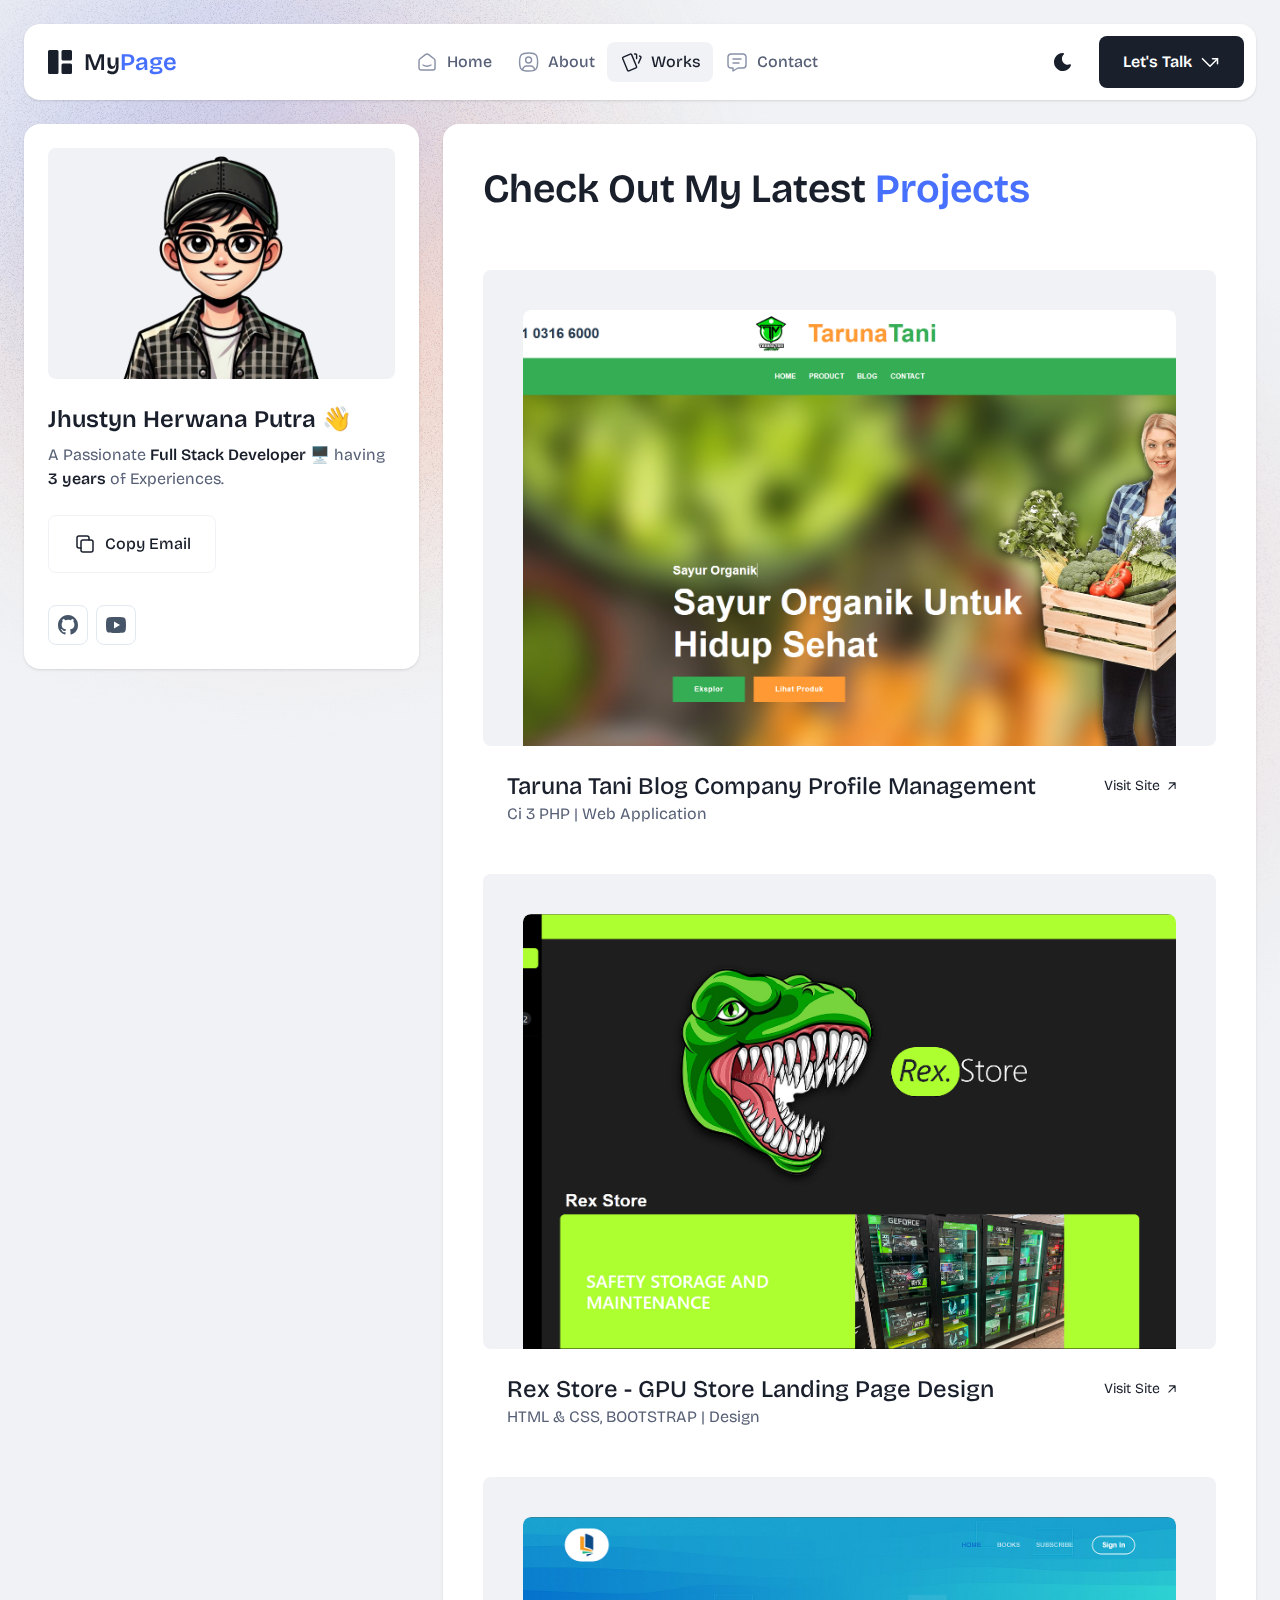
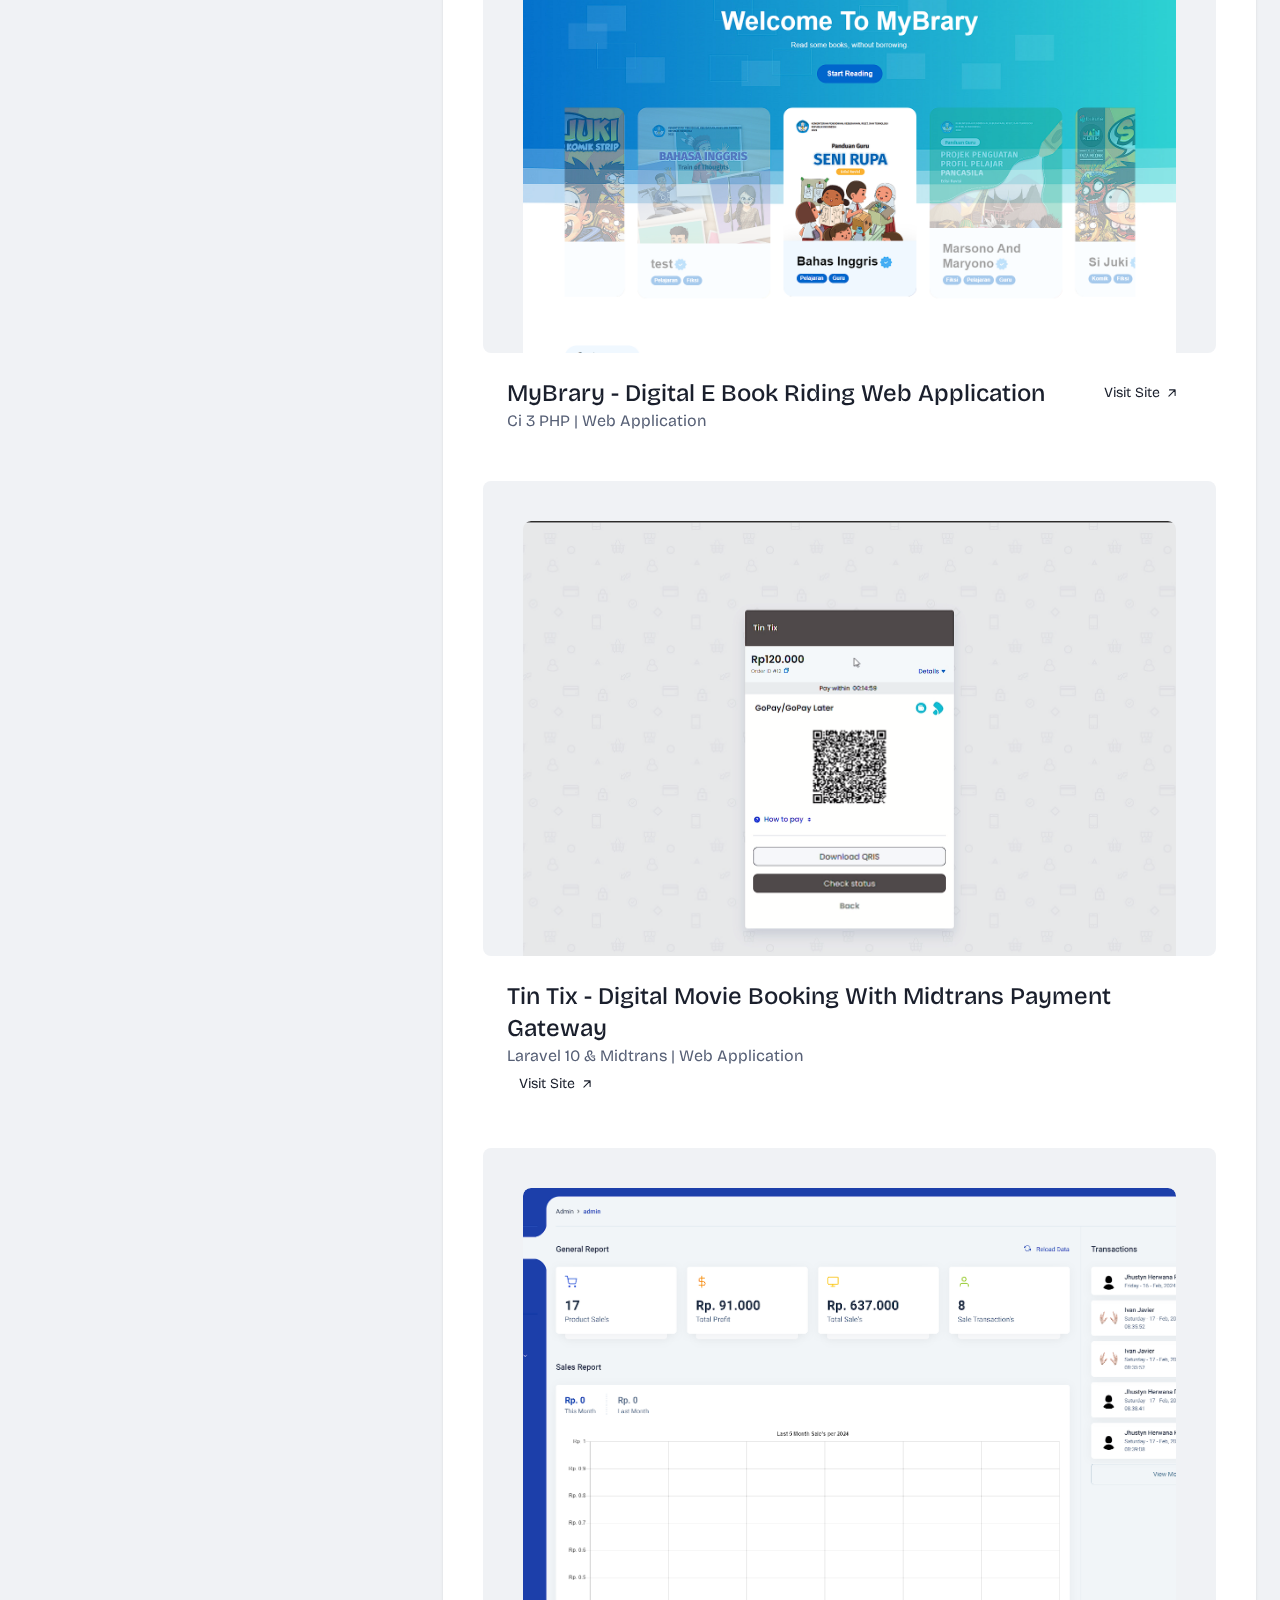
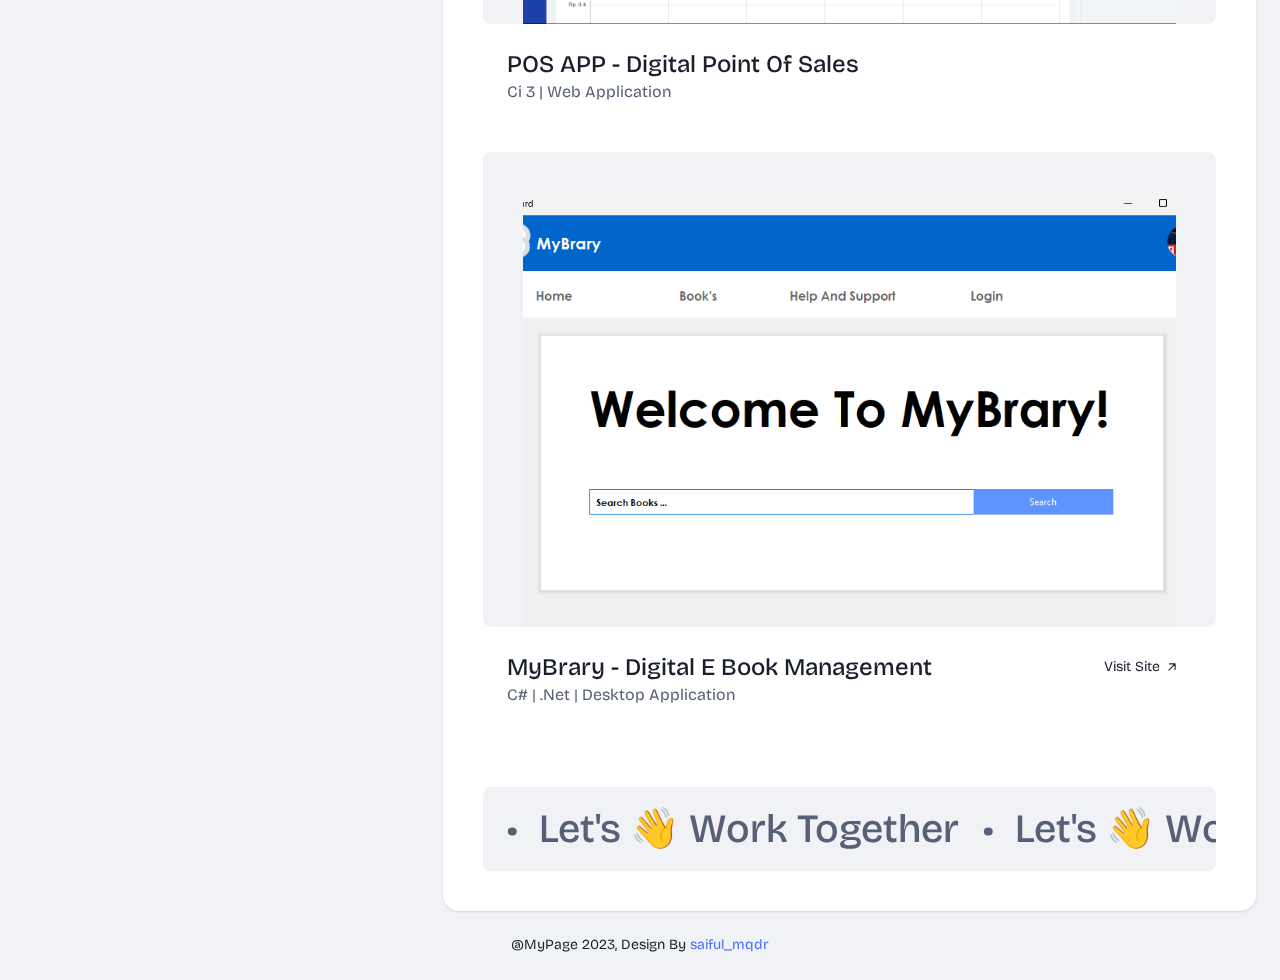
<file: portfolio.html>
<!DOCTYPE html>
<html lang="en" class="h-full">
  <head>
    <!-- Required meta tags -->
    <meta charset="UTF-8" />
    <meta name="viewport" content="width=device-width, initial-scale=1.0" />
    <meta http-equiv="X-UA-Compatible" content="ie=edge" />

    <!-- Title -->
    <title>MyPage - Personal Portfolio</title>

    <!-- Favicon -->
    <link rel="icon" href="assets/img/favicon.svg" type="image/svg+xml" />

    <!-- Fonts -->
    <link rel="preconnect" href="https://fonts.googleapis.com" />
    <link rel="preconnect" href="https://fonts.gstatic.com" crossorigin />
    <link
      href="https://fonts.googleapis.com/css2?family=Bricolage+Grotesque:opsz,wght@12..96,300;12..96,400;12..96,500;12..96,600;12..96,700&display=swap"
      rel="stylesheet"
    />

    <!-- Styles -->
    <link
      rel="stylesheet"
      type="text/css"
      href="./assets/css/swiper-bundle.min.css"
    />
    <link
      rel="stylesheet"
      type="text/css"
      href="./assets/css/venobox.min.css"
    />
    <link rel="stylesheet" type="text/css" href="./assets/css/style.css" />
  </head>

  <body
    class="relative h-screen overflow-y-auto overflow-x-hidden bg-light text-dark dark:bg-dark-2 dark:text-light"
  >
    <div
      class="mx-auto flex max-w-screen-2xl flex-col justify-between gap-4 p-4 lg:gap-6 lg:p-6"
    >
      <!-- Header -->
      <header class="sticky top-0 z-50">
        <div class="">
          <div
            class="flex items-center justify-between rounded-2xl bg-white p-3 shadow dark:bg-black dark:shadow-dark"
          >
            <!-- Logo -->
            <a
              href="index.html"
              class="inline-flex items-center gap-3 px-3 text-2xl font-semibold text-dark dark:text-white"
            >
              <svg
                xmlns="http://www.w3.org/2000/svg"
                fill="none"
                viewBox="0 0 24 24"
                class="h-6 w-6"
              >
                <path
                  fill="currentColor"
                  d="M0 1.5A1.5 1.5 0 0 1 1.5 0H9a1.5 1.5 0 0 1 1.5 1.5v21A1.5 1.5 0 0 1 9 24H1.5A1.5 1.5 0 0 1 0 22.5v-21Zm13.5 0A1.5 1.5 0 0 1 15 0h7.5A1.5 1.5 0 0 1 24 1.5V9a1.5 1.5 0 0 1-1.5 1.5H15A1.5 1.5 0 0 1 13.5 9V1.5Zm0 13.5a1.5 1.5 0 0 1 1.5-1.5h7.5A1.5 1.5 0 0 1 24 15v7.5a1.5 1.5 0 0 1-1.5 1.5H15a1.5 1.5 0 0 1-1.5-1.5V15Z"
                />
              </svg>

              <span>My<span class="text-primary">Page</span> </span>
            </a>

            <!-- Navigation menu -->
            <ul
              class="hidden flex-1 flex-wrap items-center justify-center lg:flex"
            >
              <li class="group/menu-item">
                <a
                  href="index.html"
                  class="group inline-flex items-center gap-2 rounded-lg px-3 py-2 text-center text-base font-medium text-muted transition hover:bg-light hover:text-dark group-[.active]/menu-item:bg-light group-[.active]/menu-item:text-dark dark:hover:bg-dark-2 dark:hover:text-white dark:group-[.active]/menu-item:bg-dark-2 dark:group-[.active]/menu-item:text-white"
                >
                  <svg
                    xmlns="http://www.w3.org/2000/svg"
                    viewBox="0 0 20 20"
                    fill="none"
                    stroke="currentColor"
                    stroke-linecap="round"
                    stroke-linejoin="round"
                    stroke-width="1.2"
                    class="h-6 w-6 text-[#8991A7] transition group-hover:text-dark group-[.active]/menu-item:text-dark dark:group-hover:text-white dark:group-[.active]/menu-item:text-white"
                  >
                    <path
                      d="M15.833 7.258 11.39 3.802a2.222 2.222 0 0 0-2.728 0L4.216 7.258a2.22 2.22 0 0 0-.858 1.754v6a1.667 1.667 0 0 0 1.667 1.667h10a1.667 1.667 0 0 0 1.667-1.666v-6c0-.686-.317-1.334-.859-1.755Z"
                    />
                    <path d="M13.333 12.5c-1.841 1.11-4.826 1.11-6.667 0" />
                  </svg>
                  <span>Home</span>
                </a>
              </li>
              <li class="group/menu-item">
                <a
                  href="about.html"
                  class="group inline-flex items-center gap-2 rounded-lg px-3 py-2 text-center text-base font-medium text-muted transition hover:bg-light hover:text-dark group-[.active]/menu-item:bg-light group-[.active]/menu-item:text-dark dark:hover:bg-dark-2 dark:hover:text-white dark:group-[.active]/menu-item:bg-dark-2 dark:group-[.active]/menu-item:text-white"
                >
                  <svg
                    xmlns="http://www.w3.org/2000/svg"
                    viewBox="0 0 20 20"
                    fill="none"
                    stroke="currentColor"
                    stroke-linecap="round"
                    stroke-linejoin="round"
                    stroke-width="1.2"
                    class="h-6 w-6 text-[#8991A7] transition group-hover:text-dark group-[.active]/menu-item:text-dark dark:group-hover:text-white dark:group-[.active]/menu-item:text-white"
                  >
                    <path
                      d="M10.5 10.833a2.5 2.5 0 1 0 0-5 2.5 2.5 0 0 0 0 5Z"
                    />
                    <path
                      d="M10.5 2.5c6 0 7.5 1.5 7.5 7.5s-1.5 7.5-7.5 7.5S3 16 3 10s1.5-7.5 7.5-7.5Z"
                    />
                    <path
                      d="M5.5 16.708v-.041a3.333 3.333 0 0 1 3.333-3.334h3.334a3.333 3.333 0 0 1 3.333 3.334v.041"
                    />
                  </svg>
                  <span>About</span>
                </a>
              </li>
              <li class="group/menu-item active">
                <a
                  href="portfolio.html"
                  class="group inline-flex items-center gap-2 rounded-lg px-3 py-2 text-center text-base font-medium text-muted transition hover:bg-light hover:text-dark group-[.active]/menu-item:bg-light group-[.active]/menu-item:text-dark dark:hover:bg-dark-2 dark:hover:text-white dark:group-[.active]/menu-item:bg-dark-2 dark:group-[.active]/menu-item:text-white"
                >
                  <svg
                    xmlns="http://www.w3.org/2000/svg"
                    viewBox="0 0 20 20"
                    fill="none"
                    stroke="currentColor"
                    stroke-linecap="round"
                    stroke-linejoin="round"
                    stroke-width="1.2"
                    class="h-6 w-6 text-[#8991A7] transition group-hover:text-dark group-[.active]/menu-item:text-dark dark:group-hover:text-white dark:group-[.active]/menu-item:text-white"
                  >
                    <path
                      d="m3.503 5.998 5.949-2.591a.8.8 0 0 1 1.058.439l4.103 9.918a.834.834 0 0 1-.428 1.087l-5.948 2.59a.8.8 0 0 1-1.059-.438l-4.103-9.92a.833.833 0 0 1 .428-1.085ZM13 3.333h.833a.833.833 0 0 1 .834.834v2.916M17.167 5c.22.093.433.18.64.263a.833.833 0 0 1 .442 1.092l-1.915 4.478"
                    />
                  </svg>
                  <span>Works</span>
                </a>
              </li>

              <li class="group/menu-item">
                <a
                  href="contact.html"
                  class="group inline-flex items-center gap-2 rounded-lg px-3 py-2 text-center text-base font-medium text-muted transition hover:bg-light hover:text-dark group-[.active]/menu-item:bg-light group-[.active]/menu-item:text-dark dark:hover:bg-dark-2 dark:hover:text-white dark:group-[.active]/menu-item:bg-dark-2 dark:group-[.active]/menu-item:text-white"
                >
                  <svg
                    xmlns="http://www.w3.org/2000/svg"
                    viewBox="0 0 20 20"
                    fill="none"
                    stroke="currentColor"
                    stroke-linecap="round"
                    stroke-linejoin="round"
                    stroke-width="1.2"
                    class="h-6 w-6 text-[#8991A7] transition group-hover:text-dark group-[.active]/menu-item:text-dark dark:group-hover:text-white dark:group-[.active]/menu-item:text-white"
                  >
                    <path
                      d="M6.667 7.5h6.666m-6.666 3.333h5M15 3.333a2.5 2.5 0 0 1 2.5 2.5V12.5A2.5 2.5 0 0 1 15 15h-4.167l-4.166 2.5V15H5a2.5 2.5 0 0 1-2.5-2.5V5.833a2.5 2.5 0 0 1 2.5-2.5h10Z"
                    />
                  </svg>
                  <span>Contact</span>
                </a>
              </li>
            </ul>

            <!-- Header buttons -->
            <div class="hidden items-center gap-4 lg:flex">
              <!-- Theme appearance toggler -->
              <div class="">
                <button
                  type="button"
                  class="hs-dark-mode group flex h-10 w-10 items-center justify-center rounded-lg text-center font-medium text-dark transition hover:bg-light hs-dark-mode-active:hidden dark:text-gray-400 dark:hover:text-gray-500"
                  data-hs-theme-click-value="dark"
                >
                  <svg
                    xmlns="http://www.w3.org/2000/svg"
                    fill="currentColor"
                    viewBox="0 0 24 24"
                    class="h-6 w-6"
                  >
                    <path
                      d="M11.8 3a8.656 8.656 0 0 0-4.523 1.28A8.918 8.918 0 0 0 4.04 7.756a9.167 9.167 0 0 0 .44 9.24 8.863 8.863 0 0 0 3.553 3.137 8.633 8.633 0 0 0 4.624.824 8.69 8.69 0 0 0 4.381-1.723 8.973 8.973 0 0 0 2.892-3.78c.3-.738-.419-1.48-1.142-1.179a5.604 5.604 0 0 1-3.892.15 5.74 5.74 0 0 1-3.083-2.431 5.956 5.956 0 0 1-.848-3.886c.17-1.357.8-2.61 1.78-3.541l.069-.072c.485-.567.099-1.488-.668-1.488h-.234l-.06-.005L11.8 3Z"
                    />
                  </svg>
                </button>
                <button
                  type="button"
                  class="hs-dark-mode group hidden h-10 w-10 items-center justify-center rounded-lg text-center font-medium text-dark transition hover:bg-light hs-dark-mode-active:flex dark:text-[#FD7E41] dark:hover:bg-dark dark:hover:text-[#FD7E41]"
                  data-hs-theme-click-value="light"
                >
                  <svg
                    xmlns="http://www.w3.org/2000/svg"
                    fill="currentColor"
                    viewBox="0 0 20 20"
                    class="h-6 w-6"
                  >
                    <path
                      d="M10 15.833a.833.833 0 0 1 .828.736l.005.098v.833a.833.833 0 0 1-1.66.097l-.006-.097v-.833a.833.833 0 0 1 .833-.834Zm5.26-1.741.08.069.582.583a.833.833 0 0 1-1.1 1.248l-.078-.07-.583-.583a.833.833 0 0 1 1.015-1.306l.085.059Zm-9.42.068a.833.833 0 0 1 .068 1.1l-.069.08-.583.582a.833.833 0 0 1-1.248-1.1l.07-.078.583-.583a.833.833 0 0 1 1.178 0ZM3.333 9.167a.833.833 0 0 1 .098 1.66l-.098.006H2.5a.833.833 0 0 1-.098-1.66l.098-.006h.833Zm14.167 0a.833.833 0 0 1 .098 1.66l-.098.006h-.833a.833.833 0 0 1-.098-1.66l.098-.006h.833ZM5.178 4.008l.078.07.583.583a.833.833 0 0 1-1.1 1.247l-.078-.069-.583-.583A.833.833 0 0 1 5.092 3.95l.086.058Zm10.744.069a.833.833 0 0 1 .07 1.1l-.07.079-.583.583a.833.833 0 0 1-1.247-1.1l.069-.078.583-.584a.833.833 0 0 1 1.178 0ZM10 1.667a.833.833 0 0 1 .828.736l.005.097v.833a.833.833 0 0 1-1.66.098l-.006-.098V2.5A.833.833 0 0 1 10 1.667Zm0 4.166a4.167 4.167 0 1 1-4.163 4.348L5.833 10l.004-.18A4.167 4.167 0 0 1 10 5.832Z"
                    />
                  </svg>
                </button>
              </div>

              <a
                href="contact.html"
                class="inline-flex items-center gap-2 rounded-lg bg-dark px-6 py-4 text-center text-base font-semibold leading-tight text-white transition hover:bg-primary dark:bg-dark-2 dark:text-white dark:hover:bg-primary dark:hover:text-white"
              >
                <span>Let's Talk</span>
                <svg
                  xmlns="http://www.w3.org/2000/svg"
                  fill="none"
                  viewBox="0 0 20 20"
                  stroke="currentColor"
                  stroke-linecap="round"
                  stroke-linejoin="round"
                  stroke-width="1.5"
                  class="h-5 w-5"
                >
                  <path d="M17.5 11.667v-5h-5" />
                  <path d="m17.5 6.667-7.5 7.5-7.5-7.5" />
                </svg>
              </a>
            </div>

            <!-- Navigation toggler -->
            <button
              type="button"
              class="text-dark transition dark:text-white/70 lg:hidden"
              data-hs-overlay="#mobile-menu"
              aria-controls="mobile-menu"
              aria-label="Toggle navigation"
            >
              <span class="sr-only">Toggle Navigation</span>
              <svg
                class="h-9 w-9 flex-shrink-0"
                fill="currentColor"
                viewBox="0 0 16 16"
              >
                <path
                  fill-rule="evenodd"
                  d="M2.5 12a.5.5 0 0 1 .5-.5h10a.5.5 0 0 1 0 1H3a.5.5 0 0 1-.5-.5zm0-4a.5.5 0 0 1 .5-.5h10a.5.5 0 0 1 0 1H3a.5.5 0 0 1-.5-.5zm0-4a.5.5 0 0 1 .5-.5h10a.5.5 0 0 1 0 1H3a.5.5 0 0 1-.5-.5z"
                />
              </svg>
            </button>
          </div>
        </div>
      </header>
      <!-- Header end -->

      <!-- Mobile menu -->
      <div
        id="mobile-menu"
        class="hs-overlay fixed bottom-0 start-0 top-0 z-[60] hidden h-full w-64 -translate-x-full transform overflow-y-auto bg-white transition-all duration-300 hs-overlay-open:translate-x-0 dark:bg-black [&::-webkit-scrollbar-thumb]:rounded-full [&::-webkit-scrollbar-thumb]:bg-gray-300 [&::-webkit-scrollbar-track]:bg-gray-100 [&::-webkit-scrollbar]:w-2"
      >
        <div class="flex h-full flex-col justify-between gap-5 p-5">
          <div class="">
            <!-- Logo -->
            <a
              href="index.html"
              class="inline-flex items-center gap-3 px-3 text-2xl font-semibold text-dark dark:text-white"
            >
              <svg
                xmlns="http://www.w3.org/2000/svg"
                fill="none"
                viewBox="0 0 24 24"
                class="h-6 w-6"
              >
                <path
                  fill="currentColor"
                  d="M0 1.5A1.5 1.5 0 0 1 1.5 0H9a1.5 1.5 0 0 1 1.5 1.5v21A1.5 1.5 0 0 1 9 24H1.5A1.5 1.5 0 0 1 0 22.5v-21Zm13.5 0A1.5 1.5 0 0 1 15 0h7.5A1.5 1.5 0 0 1 24 1.5V9a1.5 1.5 0 0 1-1.5 1.5H15A1.5 1.5 0 0 1 13.5 9V1.5Zm0 13.5a1.5 1.5 0 0 1 1.5-1.5h7.5A1.5 1.5 0 0 1 24 15v7.5a1.5 1.5 0 0 1-1.5 1.5H15a1.5 1.5 0 0 1-1.5-1.5V15Z"
                />
              </svg>

              <span>My<span class="text-primary">Folio</span> </span>
            </a>
          </div>

          <ul class="mt-4 flex flex-1 flex-col gap-2">
            <li class="group/menu-item">
              <a
                href="index.html"
                class="group inline-flex w-full items-center gap-2 rounded-lg px-3 py-2 text-center text-base font-medium text-muted transition hover:bg-light hover:text-dark group-[.active]/menu-item:bg-light group-[.active]/menu-item:text-dark dark:hover:bg-dark-2 dark:hover:text-white dark:group-[.active]/menu-item:bg-dark-2 dark:group-[.active]/menu-item:text-white"
              >
                <svg
                  xmlns="http://www.w3.org/2000/svg"
                  viewBox="0 0 20 20"
                  fill="none"
                  stroke="currentColor"
                  stroke-linecap="round"
                  stroke-linejoin="round"
                  stroke-width="1.2"
                  class="h-6 w-6 text-[#8991A7] transition group-hover:text-dark group-[.active]/menu-item:text-dark dark:group-hover:text-white dark:group-[.active]/menu-item:text-white"
                >
                  <path
                    d="M15.833 7.258 11.39 3.802a2.222 2.222 0 0 0-2.728 0L4.216 7.258a2.22 2.22 0 0 0-.858 1.754v6a1.667 1.667 0 0 0 1.667 1.667h10a1.667 1.667 0 0 0 1.667-1.666v-6c0-.686-.317-1.334-.859-1.755Z"
                  />
                  <path d="M13.333 12.5c-1.841 1.11-4.826 1.11-6.667 0" />
                </svg>
                <span>Home</span>
              </a>
            </li>
            <li class="group/menu-item">
              <a
                href="about.html"
                class="group inline-flex w-full items-center gap-2 rounded-lg px-3 py-2 text-center text-base font-medium text-muted transition hover:bg-light hover:text-dark group-[.active]/menu-item:bg-light group-[.active]/menu-item:text-dark dark:hover:bg-dark-2 dark:hover:text-white dark:group-[.active]/menu-item:bg-dark-2 dark:group-[.active]/menu-item:text-white"
              >
                <svg
                  xmlns="http://www.w3.org/2000/svg"
                  viewBox="0 0 20 20"
                  fill="none"
                  stroke="currentColor"
                  stroke-linecap="round"
                  stroke-linejoin="round"
                  stroke-width="1.2"
                  class="h-6 w-6 text-[#8991A7] transition group-hover:text-dark group-[.active]/menu-item:text-dark dark:group-hover:text-white dark:group-[.active]/menu-item:text-white"
                >
                  <path d="M10.5 10.833a2.5 2.5 0 1 0 0-5 2.5 2.5 0 0 0 0 5Z" />
                  <path
                    d="M10.5 2.5c6 0 7.5 1.5 7.5 7.5s-1.5 7.5-7.5 7.5S3 16 3 10s1.5-7.5 7.5-7.5Z"
                  />
                  <path
                    d="M5.5 16.708v-.041a3.333 3.333 0 0 1 3.333-3.334h3.334a3.333 3.333 0 0 1 3.333 3.334v.041"
                  />
                </svg>
                <span>About</span>
              </a>
            </li>
            <li class="group/menu-item active">
              <a
                href="portfolio.html"
                class="group inline-flex w-full items-center gap-2 rounded-lg px-3 py-2 text-center text-base font-medium text-muted transition hover:bg-light hover:text-dark group-[.active]/menu-item:bg-light group-[.active]/menu-item:text-dark dark:hover:bg-dark-2 dark:hover:text-white dark:group-[.active]/menu-item:bg-dark-2 dark:group-[.active]/menu-item:text-white"
              >
                <svg
                  xmlns="http://www.w3.org/2000/svg"
                  viewBox="0 0 20 20"
                  fill="none"
                  stroke="currentColor"
                  stroke-linecap="round"
                  stroke-linejoin="round"
                  stroke-width="1.2"
                  class="h-6 w-6 text-[#8991A7] transition group-hover:text-dark group-[.active]/menu-item:text-dark dark:group-hover:text-white dark:group-[.active]/menu-item:text-white"
                >
                  <path
                    d="m3.503 5.998 5.949-2.591a.8.8 0 0 1 1.058.439l4.103 9.918a.834.834 0 0 1-.428 1.087l-5.948 2.59a.8.8 0 0 1-1.059-.438l-4.103-9.92a.833.833 0 0 1 .428-1.085ZM13 3.333h.833a.833.833 0 0 1 .834.834v2.916M17.167 5c.22.093.433.18.64.263a.833.833 0 0 1 .442 1.092l-1.915 4.478"
                  />
                </svg>
                <span>Works</span>
              </a>
            </li>
            <li class="group/menu-item">
              <a
                href="contact.html"
                class="group inline-flex w-full items-center gap-2 rounded-lg px-3 py-2 text-center text-base font-medium text-muted transition hover:bg-light hover:text-dark group-[.active]/menu-item:bg-light group-[.active]/menu-item:text-dark dark:hover:bg-dark-2 dark:hover:text-white dark:group-[.active]/menu-item:bg-dark-2 dark:group-[.active]/menu-item:text-white"
              >
                <svg
                  xmlns="http://www.w3.org/2000/svg"
                  viewBox="0 0 20 20"
                  fill="none"
                  stroke="currentColor"
                  stroke-linecap="round"
                  stroke-linejoin="round"
                  stroke-width="1.2"
                  class="h-6 w-6 text-[#8991A7] transition group-hover:text-dark group-[.active]/menu-item:text-dark dark:group-hover:text-white dark:group-[.active]/menu-item:text-white"
                >
                  <path
                    d="M6.667 7.5h6.666m-6.666 3.333h5M15 3.333a2.5 2.5 0 0 1 2.5 2.5V12.5A2.5 2.5 0 0 1 15 15h-4.167l-4.166 2.5V15H5a2.5 2.5 0 0 1-2.5-2.5V5.833a2.5 2.5 0 0 1 2.5-2.5h10Z"
                  />
                </svg>
                <span>Contact</span>
              </a>
            </li>
          </ul>

          <div class="flex flex-col gap-3">
            <button
              data-hs-theme-click-value="dark"
              class="hs-dark-mode flex w-full items-center justify-start gap-2 rounded-lg px-4 py-2 text-center text-sm text-muted transition hover:bg-light hs-dark-mode-active:hidden dark:hover:bg-dark dark:hover:text-white"
            >
              <svg
                xmlns="http://www.w3.org/2000/svg"
                fill="currentColor"
                viewBox="0 0 24 24"
                class="h-6 w-6"
              >
                <path
                  d="M11.8 3a8.656 8.656 0 0 0-4.523 1.28A8.918 8.918 0 0 0 4.04 7.756a9.167 9.167 0 0 0 .44 9.24 8.863 8.863 0 0 0 3.553 3.137 8.633 8.633 0 0 0 4.624.824 8.69 8.69 0 0 0 4.381-1.723 8.973 8.973 0 0 0 2.892-3.78c.3-.738-.419-1.48-1.142-1.179a5.604 5.604 0 0 1-3.892.15 5.74 5.74 0 0 1-3.083-2.431 5.956 5.956 0 0 1-.848-3.886c.17-1.357.8-2.61 1.78-3.541l.069-.072c.485-.567.099-1.488-.668-1.488h-.234l-.06-.005L11.8 3Z"
                />
              </svg>

              <span>Change appearance</span>
            </button>

            <button
              data-hs-theme-click-value="light"
              class="hs-dark-mode hidden w-full items-center justify-start gap-2 rounded-lg px-4 py-2 text-center text-sm text-muted transition hover:bg-light hs-dark-mode-active:flex dark:hover:bg-dark dark:hover:text-white"
            >
              <svg
                xmlns="http://www.w3.org/2000/svg"
                fill="currentColor"
                viewBox="0 0 24 24"
                class="h-6 w-6"
              >
                <path
                  d="M10 15.833a.833.833 0 0 1 .828.736l.005.098v.833a.833.833 0 0 1-1.66.097l-.006-.097v-.833a.833.833 0 0 1 .833-.834Zm5.26-1.741.08.069.582.583a.833.833 0 0 1-1.1 1.248l-.078-.07-.583-.583a.833.833 0 0 1 1.015-1.306l.085.059Zm-9.42.068a.833.833 0 0 1 .068 1.1l-.069.08-.583.582a.833.833 0 0 1-1.248-1.1l.07-.078.583-.583a.833.833 0 0 1 1.178 0ZM3.333 9.167a.833.833 0 0 1 .098 1.66l-.098.006H2.5a.833.833 0 0 1-.098-1.66l.098-.006h.833Zm14.167 0a.833.833 0 0 1 .098 1.66l-.098.006h-.833a.833.833 0 0 1-.098-1.66l.098-.006h.833ZM5.178 4.008l.078.07.583.583a.833.833 0 0 1-1.1 1.247l-.078-.069-.583-.583A.833.833 0 0 1 5.092 3.95l.086.058Zm10.744.069a.833.833 0 0 1 .07 1.1l-.07.079-.583.583a.833.833 0 0 1-1.247-1.1l.069-.078.583-.584a.833.833 0 0 1 1.178 0ZM10 1.667a.833.833 0 0 1 .828.736l.005.097v.833a.833.833 0 0 1-1.66.098l-.006-.098V2.5A.833.833 0 0 1 10 1.667Zm0 4.166a4.167 4.167 0 1 1-4.163 4.348L5.833 10l.004-.18A4.167 4.167 0 0 1 10 5.832Z"
                />
              </svg>

              <span>Change appearance</span>
            </button>

            <a
              href="contact.html"
              class="inline-flex w-full items-center justify-center gap-2 rounded-lg bg-dark px-6 py-4 text-center text-base font-semibold leading-tight text-white transition hover:bg-primary dark:bg-dark-2 dark:text-white dark:hover:bg-primary dark:hover:text-white"
            >
              <span>Let's Talk</span>
              <svg
                xmlns="http://www.w3.org/2000/svg"
                fill="none"
                viewBox="0 0 20 20"
                stroke="currentColor"
                stroke-linecap="round"
                stroke-linejoin="round"
                stroke-width="1.5"
                class="h-5 w-5"
              >
                <path d="M17.5 11.667v-5h-5" />
                <path d="m17.5 6.667-7.5 7.5-7.5-7.5" />
              </svg>
            </a>
          </div>
        </div>
      </div>

      <main class="grid grid-cols-1 gap-4 lg:grid-cols-3 lg:gap-6">
        <!-- Intro -->
        <div class="">
          <div
            class="rounded-2xl bg-white p-6 shadow dark:bg-black dark:shadow-dark lg:sticky lg:top-24"
          >
            <div
              class="aspect-6/4 overflow-hidden rounded-lg bg-light pt-4 text-center dark:bg-dark-2"
            >
              <img
                src="assets/img/profile.png"
                alt=""
                class="inline-block h-full w-full scale-110 object-contain object-bottom"
              />
            </div>

            <div class="mt-6">
              <h3 class="text-2xl font-semibold dark:text-light">
                Jhustyn Herwana Putra 👋
              </h3>
              <p class="mt-2 text-muted dark:text-light/70">
                A Passionate
                <span class="font-semibold text-dark dark:text-white">
                  Full Stack Developer
                </span>
                🖥️
                having
                <span class="font-semibold text-dark dark:text-white">
                  3 years
                </span>
                of Experiences.
              </p>
    
              <!-- CTA buttons -->
              <div class="mt-6 flex flex-wrap gap-2">
                <button type="button" data-clipboard-text="jhustynherwanap@gmail.com" data-clipboard-action="copy"
                  data-clipboard-success-text="Copied to clipboard"
                  class="js-clipboard hs-tooltip inline-flex items-center gap-x-2 rounded-lg border border-light bg-transparent px-6 py-4 font-medium text-dark transition [--trigger:focus] hover:bg-light focus:outline-none focus:ring disabled:pointer-events-none disabled:opacity-50 dark:border-dark dark:text-light/70 dark:hover:bg-dark dark:hover:text-white">
                  <svg xmlns="http://www.w3.org/2000/svg" viewBox="0 0 24 24" fill="none" stroke="currentColor"
                    stroke-linecap="round" stroke-linejoin="round" stroke-width="1.5" class="h-6 w-6">
                    <path d="M8 10a2 2 0 0 1 2-2h8a2 2 0 0 1 2 2v8a2 2 0 0 1-2 2h-8a2 2 0 0 1-2-2v-8Z" />
                    <path d="M16 8V6a2 2 0 0 0-2-2H6a2 2 0 0 0-2 2v8a2 2 0 0 0 2 2h2" />
                  </svg>
                  <span>Copy Email</span>
    
                  <span
                    class="hs-tooltip-content invisible z-10 hidden rounded-lg bg-gray-900 px-2 py-1 text-xs font-medium text-white opacity-0 shadow-sm transition-opacity hs-tooltip-shown:visible hs-tooltip-shown:opacity-100 dark:bg-slate-700"
                    role="tooltip">
                    Copied to clipboard
                  </span>
                </button>
              </div>
    
              <!-- Social -->
              <div class="mt-8 flex flex-wrap items-center gap-2">
                <a href="https://github.com/jhustinn"
                  class="flex h-10 w-10 items-center justify-center rounded-lg border border-slate-200 bg-transparent text-center text-slate-600 transition hover:text-primary focus:outline-none focus:ring disabled:pointer-events-none disabled:opacity-50 dark:border-transparent dark:bg-dark-2 dark:text-slate-500 dark:hover:text-primary">
                  <svg xmlns="http://www.w3.org/2000/svg" viewBox="0 0 24 24" fill="currentColor" class="h-6 w-6">
                    <path
                      d="M12 2C6.475 2 2 6.475 2 12a9.994 9.994 0 0 0 6.838 9.488c.5.087.687-.213.687-.476 0-.237-.013-1.024-.013-1.862-2.512.463-3.162-.612-3.362-1.175-.113-.288-.6-1.175-1.025-1.413-.35-.187-.85-.65-.013-.662.788-.013 1.35.725 1.538 1.025.9 1.512 2.338 1.087 2.912.825.088-.65.35-1.087.638-1.337-2.225-.25-4.55-1.113-4.55-4.938 0-1.088.387-1.987 1.025-2.688-.1-.25-.45-1.275.1-2.65 0 0 .837-.262 2.75 1.026a9.28 9.28 0 0 1 2.5-.338c.85 0 1.7.112 2.5.337 1.912-1.3 2.75-1.024 2.75-1.024.55 1.375.2 2.4.1 2.65.637.7 1.025 1.587 1.025 2.687 0 3.838-2.337 4.688-4.562 4.938.362.312.675.912.675 1.85 0 1.337-.013 2.412-.013 2.75 0 .262.188.574.688.474A10.016 10.016 0 0 0 22 12c0-5.525-4.475-10-10-10Z" />
                  </svg>
                </a>
                <a href="https://youtube.com/@jhustynnnnn"
                  class="flex h-10 w-10 items-center justify-center rounded-lg border border-slate-200 bg-transparent text-center text-slate-600 transition hover:text-primary focus:outline-none focus:ring disabled:pointer-events-none disabled:opacity-50 dark:border-transparent dark:bg-dark-2 dark:text-slate-500 dark:hover:text-primary">
                  <svg xmlns="http://www.w3.org/2000/svg" viewBox="0 0 24 24" fill="currentColor" class="h-6 w-6">
                    <path
                      d="M21.543 6.498C22 8.28 22 12 22 12s0 3.72-.457 5.502c-.254.985-.997 1.76-1.938 2.022C17.896 20 12 20 12 20s-5.893 0-7.605-.476c-.945-.266-1.687-1.04-1.938-2.022C2 15.72 2 12 2 12s0-3.72.457-5.502c.254-.985.997-1.76 1.938-2.022C6.107 4 12 4 12 4s5.896 0 7.605.476c.945.266 1.687 1.04 1.938 2.022ZM10 15.5l6-3.5-6-3.5v7Z" />
                  </svg>
                </a>
              </div>
            </div>
          </div>
        </div>

        <!-- Portfolio -->
        <div
          class="rounded-2xl bg-white p-6 shadow dark:bg-black dark:shadow-dark lg:col-span-2 lg:p-10"
        >
          <div class="">
            <h2
              class="text-3xl font-semibold leading-tight text-dark dark:text-light lg:text-[40px] lg:leading-tight"
            >
              Check Out My Latest <span class="text-primary">Projects</span>
            </h2>

          </div>

          <!-- Portfolio -->
          <div class="mt-10 lg:mt-14">
            <div class="mt-6 space-y-6">
              <div class="">
                <div
                  class="group relative overflow-hidden rounded-lg bg-light p-4 pb-0 dark:bg-dark-2 md:p-6 md:pb-0 xl:p-10 xl:pb-0"
                >
                  <div class="relative aspect-6/4 overflow-hidden rounded-t-lg">
                    <img
                      src="assets/img/project-1.png"
                      alt=""
                      class="h-full w-full rounded-t-lg object-cover object-top transition"
                    />

                    <a
                      href="assets/img/project-1.png"
                      data-gall="project-gallry-1"
                      class="project-gallery-link absolute left-1/2 top-1/2 grid h-10 w-10 -translate-x-1/2 -translate-y-1/2 place-content-center rounded-full bg-white text-primary shadow-lg transition lg:invisible lg:-translate-y-[40%] lg:opacity-0 lg:group-hover:visible lg:group-hover:-translate-y-1/2 lg:group-hover:opacity-100"
                    >
                      <svg
                        xmlns="http://www.w3.org/2000/svg"
                        viewBox="0 0 20 20"
                        fill="none"
                        stroke="currentColor"
                        stroke-linecap="round"
                        stroke-linejoin="round"
                        stroke-width="1.5"
                        class="h-6 w-6"
                      >
                        <path d="M10 4.167v11.666M4.167 10h11.666" />
                      </svg>
                    </a>
                  </div>
                </div>

                <div
                  class="flex flex-wrap items-start justify-between py-4 md:p-6"
                >
                  <div class="">
                    <h3 class="text-lg font-medium md:text-xl lg:text-2xl">
                      <a
                        href="#"
                        class="border-b border-transparent text-dark transition hover:border-b-primary hover:text-primary dark:text-light/80 dark:hover:text-primary"
                      >
                         Taruna Tani Blog Company Profile Management
                      </a>
                    </h3>
                    <p class="text-sm text-muted lg:text-base">
                      Ci 3 PHP | Web Application
                    </p>
                  </div>

                  <a
                    href="https://tarunatanigentungan.my.id" target="_blank"
                    class="inline-flex items-center justify-center gap-1 rounded bg-white px-3 py-2 text-center text-sm leading-none text-dark transition hover:text-primary dark:bg-black dark:text-light/70 dark:hover:text-primary"
                  >
                    <span>Visit Site</span>
                    <svg
                      xmlns="http://www.w3.org/2000/svg"
                      viewBox="0 0 14 15"
                      fill="none"
                      stroke="currentColor"
                      stroke-linecap="round"
                      stroke-linejoin="round"
                      class="h-4 w-4 shrink-0"
                    >
                      <path d="m9.917 4.583-5.834 5.834m.584-5.834h5.25v5.25" />
                    </svg>
                  </a>
                </div>
              </div>

              <div class="">
                <div
                  class="group relative overflow-hidden rounded-lg bg-light p-4 pb-0 dark:bg-dark-2 md:p-6 md:pb-0 xl:p-10 xl:pb-0"
                >
                  <div class="relative aspect-6/4 overflow-hidden rounded-t-lg">
                    <img
                      src="assets/img/project-2.png"
                      alt=""
                      class="h-full w-full rounded-t-lg object-cover object-top transition"
                    />

                    <a
                      href="assets/img/project-2.png"
                      data-gall="project-gallry-1"
                      class="project-gallery-link absolute left-1/2 top-1/2 grid h-10 w-10 -translate-x-1/2 -translate-y-1/2 place-content-center rounded-full bg-white text-primary shadow-lg transition lg:invisible lg:-translate-y-[40%] lg:opacity-0 lg:group-hover:visible lg:group-hover:-translate-y-1/2 lg:group-hover:opacity-100"
                    >
                      <svg
                        xmlns="http://www.w3.org/2000/svg"
                        viewBox="0 0 20 20"
                        fill="none"
                        stroke="currentColor"
                        stroke-linecap="round"
                        stroke-linejoin="round"
                        stroke-width="1.5"
                        class="h-6 w-6"
                      >
                        <path d="M10 4.167v11.666M4.167 10h11.666" />
                      </svg>
                    </a>
                  </div>
                </div>

                <div
                  class="flex flex-wrap items-start justify-between py-4 md:p-6"
                >
                  <div class="">
                    <h3 class="text-lg font-medium md:text-xl lg:text-2xl">
                      <a
                        href="https://github.com/jhustinn/Landing-Page"
                        class="border-b border-transparent text-dark transition hover:border-b-primary hover:text-primary dark:text-light/80 dark:hover:text-primary"
                      >
                         Rex Store - GPU Store Landing Page Design 
                      </a>
                    </h3>
                    <p class="text-sm text-muted lg:text-base">
                      HTML & CSS, BOOTSTRAP | Design
                    </p>
                  </div>

                  <a
                    href="https://github.com/jhustinn/Landing-Page"
                    class="inline-flex items-center justify-center gap-1 rounded bg-white px-3 py-2 text-center text-sm leading-none text-dark transition hover:text-primary dark:bg-black dark:text-light/70 dark:hover:text-primary"
                  >
                    <span>Visit Site</span>
                    <svg
                      xmlns="http://www.w3.org/2000/svg"
                      viewBox="0 0 14 15"
                      fill="none"
                      stroke="currentColor"
                      stroke-linecap="round"
                      stroke-linejoin="round"
                      class="h-4 w-4 shrink-0"
                    >
                      <path d="m9.917 4.583-5.834 5.834m.584-5.834h5.25v5.25" />
                    </svg>
                  </a>
                </div>
              </div>

              <div class="">
                <div
                  class="group relative overflow-hidden rounded-lg bg-light p-4 pb-0 dark:bg-dark-2 md:p-6 md:pb-0 xl:p-10 xl:pb-0"
                >
                  <div class="relative aspect-6/4 overflow-hidden rounded-t-lg">
                    <img
                      src="assets/img/project-3.png"
                      alt=""
                      class="h-full w-full rounded-t-lg object-cover object-top transition"
                    />

                    <a
                      href="assets/img/project-3.png"
                      data-gall="project-gallry-1"
                      class="project-gallery-link absolute left-1/2 top-1/2 grid h-10 w-10 -translate-x-1/2 -translate-y-1/2 place-content-center rounded-full bg-white text-primary shadow-lg transition lg:invisible lg:-translate-y-[40%] lg:opacity-0 lg:group-hover:visible lg:group-hover:-translate-y-1/2 lg:group-hover:opacity-100"
                    >
                      <svg
                        xmlns="http://www.w3.org/2000/svg"
                        viewBox="0 0 20 20"
                        fill="none"
                        stroke="currentColor"
                        stroke-linecap="round"
                        stroke-linejoin="round"
                        stroke-width="1.5"
                        class="h-6 w-6"
                      >
                        <path d="M10 4.167v11.666M4.167 10h11.666" />
                      </svg>
                    </a>
                  </div>
                </div>

                <div
                  class="flex flex-wrap items-start justify-between py-4 md:p-6"
                >
                  <div class="">
                    <h3 class="text-lg font-medium md:text-xl lg:text-2xl">
                      <a
                        href="https://github.com/jhustinn/myBrary-web-ci3"
                        class="border-b border-transparent text-dark transition hover:border-b-primary hover:text-primary dark:text-light/80 dark:hover:text-primary"
                      >
                        MyBrary - Digital E Book Riding Web Application
                      </a>
                    </h3>
                    <p class="text-sm text-muted lg:text-base">
                      Ci 3 PHP | Web Application
                    </p>
                  </div>

                  <a
                    href="https://github.com/jhustinn/myBrary-web-ci3"
                    class="inline-flex items-center justify-center gap-1 rounded bg-white px-3 py-2 text-center text-sm leading-none text-dark transition hover:text-primary dark:bg-black dark:text-light/70 dark:hover:text-primary"
                  >
                    <span>Visit Site</span>
                    <svg
                      xmlns="http://www.w3.org/2000/svg"
                      viewBox="0 0 14 15"
                      fill="none"
                      stroke="currentColor"
                      stroke-linecap="round"
                      stroke-linejoin="round"
                      class="h-4 w-4 shrink-0"
                    >
                      <path d="m9.917 4.583-5.834 5.834m.584-5.834h5.25v5.25" />
                    </svg>
                  </a>
                </div>
              </div>

              <div class="">
                <div
                  class="group relative overflow-hidden rounded-lg bg-light p-4 pb-0 dark:bg-dark-2 md:p-6 md:pb-0 xl:p-10 xl:pb-0"
                >
                  <div class="relative aspect-6/4 overflow-hidden rounded-t-lg">
                    <img
                      src="assets/img/project-4.png"
                      alt=""
                      class="h-full w-full rounded-t-lg object-cover object-top transition"
                    />

                    <a
                      href="assets/img/project-4.png"
                      data-gall="project-gallry-1"
                      class="project-gallery-link absolute left-1/2 top-1/2 grid h-10 w-10 -translate-x-1/2 -translate-y-1/2 place-content-center rounded-full bg-white text-primary shadow-lg transition lg:invisible lg:-translate-y-[40%] lg:opacity-0 lg:group-hover:visible lg:group-hover:-translate-y-1/2 lg:group-hover:opacity-100"
                    >
                      <svg
                        xmlns="http://www.w3.org/2000/svg"
                        viewBox="0 0 20 20"
                        fill="none"
                        stroke="currentColor"
                        stroke-linecap="round"
                        stroke-linejoin="round"
                        stroke-width="1.5"
                        class="h-6 w-6"
                      >
                        <path d="M10 4.167v11.666M4.167 10h11.666" />
                      </svg>
                    </a>
                  </div>
                </div>

                <div
                  class="flex flex-wrap items-start justify-between py-4 md:p-6"
                >
                  <div class="">
                    <h3 class="text-lg font-medium md:text-xl lg:text-2xl">
                      <a
                        href="https://github.com/jhustinn/tin-tix"
                        class="border-b border-transparent text-dark transition hover:border-b-primary hover:text-primary dark:text-light/80 dark:hover:text-primary"
                      >
                        Tin Tix - Digital Movie Booking With Midtrans Payment Gateway
                      </a>
                    </h3>
                    <p class="text-sm text-muted lg:text-base">
                      Laravel 10 & Midtrans | Web Application
                    </p>
                  </div>

                  <a
                    href="https://github.com/jhustinn/tin-tix/"
                    class="inline-flex items-center justify-center gap-1 rounded bg-white px-3 py-2 text-center text-sm leading-none text-dark transition hover:text-primary dark:bg-black dark:text-light/70 dark:hover:text-primary"
                  >
                    <span>Visit Site</span>
                    <svg
                      xmlns="http://www.w3.org/2000/svg"
                      viewBox="0 0 14 15"
                      fill="none"
                      stroke="currentColor"
                      stroke-linecap="round"
                      stroke-linejoin="round"
                      class="h-4 w-4 shrink-0"
                    >
                      <path d="m9.917 4.583-5.834 5.834m.584-5.834h5.25v5.25" />
                    </svg>
                  </a>
                </div>
              </div>
              <div class="">
                <div
                  class="group relative overflow-hidden rounded-lg bg-light p-4 pb-0 dark:bg-dark-2 md:p-6 md:pb-0 xl:p-10 xl:pb-0"
                >
                  <div class="relative aspect-6/4 overflow-hidden rounded-t-lg">
                    <img
                      src="assets/img/project-5.png"
                      alt=""
                      class="h-full w-full rounded-t-lg object-cover object-top transition"
                    />

                    <a
                      href="assets/img/project-5.png"
                      data-gall="project-gallry-1"
                      class="project-gallery-link absolute left-1/2 top-1/2 grid h-10 w-10 -translate-x-1/2 -translate-y-1/2 place-content-center rounded-full bg-white text-primary shadow-lg transition lg:invisible lg:-translate-y-[40%] lg:opacity-0 lg:group-hover:visible lg:group-hover:-translate-y-1/2 lg:group-hover:opacity-100"
                    >
                      <svg
                        xmlns="http://www.w3.org/2000/svg"
                        viewBox="0 0 20 20"
                        fill="none"
                        stroke="currentColor"
                        stroke-linecap="round"
                        stroke-linejoin="round"
                        stroke-width="1.5"
                        class="h-6 w-6"
                      >
                        <path d="M10 4.167v11.666M4.167 10h11.666" />
                      </svg>
                    </a>
                  </div>
                </div>

                <div
                  class="flex flex-wrap items-start justify-between py-4 md:p-6"
                >
                  <div class="">
                    <h3 class="text-lg font-medium md:text-xl lg:text-2xl">
                      <a
                        href=""
                        class="border-b border-transparent text-dark transition hover:border-b-primary hover:text-primary dark:text-light/80 dark:hover:text-primary"
                      >
                        POS APP - Digital Point Of Sales
                      </a>
                    </h3>
                    <p class="text-sm text-muted lg:text-base">
                      Ci 3 | Web Application
                    </p>
                  </div>

                </div>
              </div>
              <div class="">
                <div
                  class="group relative overflow-hidden rounded-lg bg-light p-4 pb-0 dark:bg-dark-2 md:p-6 md:pb-0 xl:p-10 xl:pb-0"
                >
                  <div class="relative aspect-6/4 overflow-hidden rounded-t-lg">
                    <img
                      src="assets/img/project-6.png"
                      alt=""
                      class="h-full w-full rounded-t-lg object-cover object-top transition"
                    />

                    <a
                      href="assets/img/project-6.png"
                      data-gall="project-gallry-1"
                      class="project-gallery-link absolute left-1/2 top-1/2 grid h-10 w-10 -translate-x-1/2 -translate-y-1/2 place-content-center rounded-full bg-white text-primary shadow-lg transition lg:invisible lg:-translate-y-[40%] lg:opacity-0 lg:group-hover:visible lg:group-hover:-translate-y-1/2 lg:group-hover:opacity-100"
                    >
                      <svg
                        xmlns="http://www.w3.org/2000/svg"
                        viewBox="0 0 20 20"
                        fill="none"
                        stroke="currentColor"
                        stroke-linecap="round"
                        stroke-linejoin="round"
                        stroke-width="1.5"
                        class="h-6 w-6"
                      >
                        <path d="M10 4.167v11.666M4.167 10h11.666" />
                      </svg>
                    </a>
                  </div>
                </div>

                <div
                  class="flex flex-wrap items-start justify-between py-4 md:p-6"
                >
                  <div class="">
                    <h3 class="text-lg font-medium md:text-xl lg:text-2xl">
                      <a
                        href=""
                        class="border-b border-transparent text-dark transition hover:border-b-primary hover:text-primary dark:text-light/80 dark:hover:text-primary"
                      >
                        MyBrary - Digital E Book Management
                      </a>
                    </h3>
                    <p class="text-sm text-muted lg:text-base">
                      C# | .Net | Desktop Application
                    </p>
                  </div>

                  <a
                    href="https://github.com/jhustinn/MyBrary"
                    class="inline-flex items-center justify-center gap-1 rounded bg-white px-3 py-2 text-center text-sm leading-none text-dark transition hover:text-primary dark:bg-black dark:text-light/70 dark:hover:text-primary"
                  >
                    <span>Visit Site</span>
                    <svg
                      xmlns="http://www.w3.org/2000/svg"
                      viewBox="0 0 14 15"
                      fill="none"
                      stroke="currentColor"
                      stroke-linecap="round"
                      stroke-linejoin="round"
                      class="h-4 w-4 shrink-0"
                    >
                      <path d="m9.917 4.583-5.834 5.834m.584-5.834h5.25v5.25" />
                    </svg>
                  </a>

                </div>
              </div>
            </div>

            <!-- Pagination -->
            <!-- <nav class="mt-10 flex items-center justify-center gap-1.5">
              <button
                type="button"
                class="inline-flex min-h-9 min-w-9 items-center justify-center rounded-lg border border-light text-center text-dark transition hover:border-primary hover:text-primary focus:outline-none focus:ring-2 disabled:pointer-events-none disabled:opacity-50 dark:border-dark dark:text-muted dark:hover:border-primary dark:hover:text-primary"
              >
                <svg
                  xmlns="http://www.w3.org/2000/svg"
                  fill="none"
                  viewBox="0 0 24 24"
                  stroke-width="2"
                  stroke="currentColor"
                  class="h-4 w-4"
                >
                  <path
                    stroke-linecap="round"
                    stroke-linejoin="round"
                    d="M10.5 19.5 3 12m0 0 7.5-7.5M3 12h18"
                  />
                </svg>

                <span aria-hidden="true" class="sr-only">Previous</span>
              </button>
              <button
                type="button"
                class="inline-flex min-h-9 min-w-9 items-center justify-center rounded-lg border border-light text-center text-dark transition hover:border-primary hover:text-primary focus:outline-none focus:ring-2 disabled:pointer-events-none disabled:opacity-50 dark:border-dark dark:text-muted dark:hover:border-primary dark:hover:text-primary"
                aria-current="page"
              >
                1
              </button>
              <button
                type="button"
                class="inline-flex min-h-9 min-w-9 items-center justify-center rounded-lg border border-light text-center text-dark transition hover:border-primary hover:text-primary focus:outline-none focus:ring-2 disabled:pointer-events-none disabled:opacity-50 dark:border-dark dark:text-muted dark:hover:border-primary dark:hover:text-primary"
              >
                2
              </button>
              <button
                type="button"
                class="inline-flex min-h-9 min-w-9 items-center justify-center rounded-lg border border-light text-center text-dark transition hover:border-primary hover:text-primary focus:outline-none focus:ring-2 disabled:pointer-events-none disabled:opacity-50 dark:border-dark dark:text-muted dark:hover:border-primary dark:hover:text-primary"
              >
                3
              </button>
              <div class="hs-tooltip inline-block">
                <button
                  type="button"
                  class="hs-tooltip-toggle group inline-flex min-h-9 min-w-9 items-center justify-center rounded-lg border border-light text-center text-dark transition hover:border-primary hover:text-primary focus:outline-none focus:ring-2 disabled:pointer-events-none disabled:opacity-50 dark:border-dark dark:text-muted dark:hover:border-primary dark:hover:text-primary"
                >
                  <span class="text-xs group-hover:hidden">•••</span>
                  <svg
                    class="hidden h-5 w-5 flex-shrink-0 group-hover:block"
                    xmlns="http://www.w3.org/2000/svg"
                    width="24"
                    height="24"
                    viewBox="0 0 24 24"
                    fill="none"
                    stroke="currentColor"
                    stroke-width="2"
                    stroke-linecap="round"
                    stroke-linejoin="round"
                  >
                    <path d="m6 17 5-5-5-5" />
                    <path d="m13 17 5-5-5-5" />
                  </svg>
                  <span
                    class="hs-tooltip-content invisible absolute z-10 inline-block rounded bg-gray-900 px-2 py-1 text-xs font-medium text-white opacity-0 shadow-sm transition-opacity hs-tooltip-shown:visible hs-tooltip-shown:opacity-100 dark:bg-slate-700"
                    role="tooltip"
                  >
                    Next 4 pages
                  </span>
                </button>
              </div>
              <button
                type="button"
                class="inline-flex min-h-9 min-w-9 items-center justify-center rounded-lg border border-light text-center text-dark transition hover:border-primary hover:text-primary focus:outline-none focus:ring-2 disabled:pointer-events-none disabled:opacity-50 dark:border-dark dark:text-muted dark:hover:border-primary dark:hover:text-primary"
              >
                100
              </button>
              <button
                type="button"
                class="inline-flex min-h-9 min-w-9 items-center justify-center rounded-lg border border-light text-center text-dark transition hover:border-primary hover:text-primary focus:outline-none focus:ring-2 disabled:pointer-events-none disabled:opacity-50 dark:border-dark dark:text-muted dark:hover:border-primary dark:hover:text-primary"
              >
                <span aria-hidden="true" class="sr-only">Next</span>

                <svg
                  xmlns="http://www.w3.org/2000/svg"
                  fill="none"
                  viewBox="0 0 24 24"
                  stroke-width="2"
                  stroke="currentColor"
                  class="h-4 w-4"
                >
                  <path
                    stroke-linecap="round"
                    stroke-linejoin="round"
                    d="M13.5 4.5 21 12m0 0-7.5 7.5M21 12H3"
                  />
                </svg>
              </button>
            </nav> -->
            <!-- End Pagination -->
          </div>

          <!-- Contact -->
          <div class="mt-10 lg:mt-14">
            <div
              class="group flex gap-6 overflow-hidden rounded-lg bg-light p-6 dark:bg-dark-2"
            >
              <div
                class="relative flex min-w-full shrink-0 animate-infinite-scroll gap-6 group-hover:[animation-play-state:paused]"
              >
                <a
                  href="contact.html"
                  class="relative inline-block whitespace-nowrap text-3xl font-medium text-muted transition before:mr-3 before:content-['\2022'] hover:text-dark dark:text-muted dark:hover:text-white md:text-[40px]"
                >
                  Let's 👋 Work Together
                </a>
                <a
                  href="contact.html"
                  class="relative inline-block whitespace-nowrap text-3xl font-medium text-muted transition before:mr-3 before:content-['\2022'] hover:text-dark dark:text-muted dark:hover:text-white md:text-[40px]"
                >
                  Let's 👋 Work Together
                </a>
              </div>
              <div
                class="relative flex min-w-full shrink-0 animate-infinite-scroll gap-6 group-hover:[animation-play-state:paused]"
              >
                <a
                  href="contact.html"
                  class="relative inline-block whitespace-nowrap text-3xl font-medium text-muted transition before:mr-3 before:content-['\2022'] hover:text-dark dark:text-muted dark:hover:text-white md:text-[40px]"
                >
                  Let's 👋 Work Together
                </a>
                <a
                  href="contact.html"
                  class="relative inline-block whitespace-nowrap text-3xl font-medium text-muted transition before:mr-3 before:content-['\2022'] hover:text-dark dark:text-muted dark:hover:text-white md:text-[40px]"
                >
                  Let's 👋 Work Together
                </a>
              </div>
            </div>
          </div>
        </div>
      </main>

      <!-- Footer -->
      <footer class="text-center">
        <p class="text-sm dark:text-light/70">
          @MyPage 2023, Design By
          <a
            href="https://github.com/ifulxploit"
            class="inline-block border-b border-b-transparent text-primary transition hover:border-b-primary hover:text-blue-600"
          >
            saiful_mqdr
          </a>
        </p>
      </footer>
    </div>

    <div class="shapes">
      <div
        class="fixed -left-1/2 -top-1/2 -z-10 animate-spin-very-slow xl:-left-[20%] xl:-top-1/3"
      >
        <img src="assets/img/gradient-1.png" alt="" class="" />
      </div>

      <div
        class="fixed -right-[50%] top-[10%] -z-10 animate-spin-very-slow xl:-right-[15%] xl:top-[10%]"
      >
        <img src="assets/img/gradient-2.png" alt="" class="" />
      </div>

      <div class="move-with-cursor fixed left-[10%] top-[20%] -z-10">
        <img src="assets/img/object-3d-1.png" alt="" class="" />
      </div>

      <div class="move-with-cursor fixed bottom-[20%] right-[10%] -z-10">
        <img src="assets/img/object-3d-2.png" alt="" class="" />
      </div>
    </div>

    <script src="./assets/js/preline.js"></script>
    <script src="./assets/js/swiper-bundle.min.js"></script>
    <script src="./assets/js/venobox.min.js"></script>
    <script src="./assets/js/clipboard.min.js"></script>
    <script src="./assets/js/main.js"></script>
  </body>
</html>
</file>
